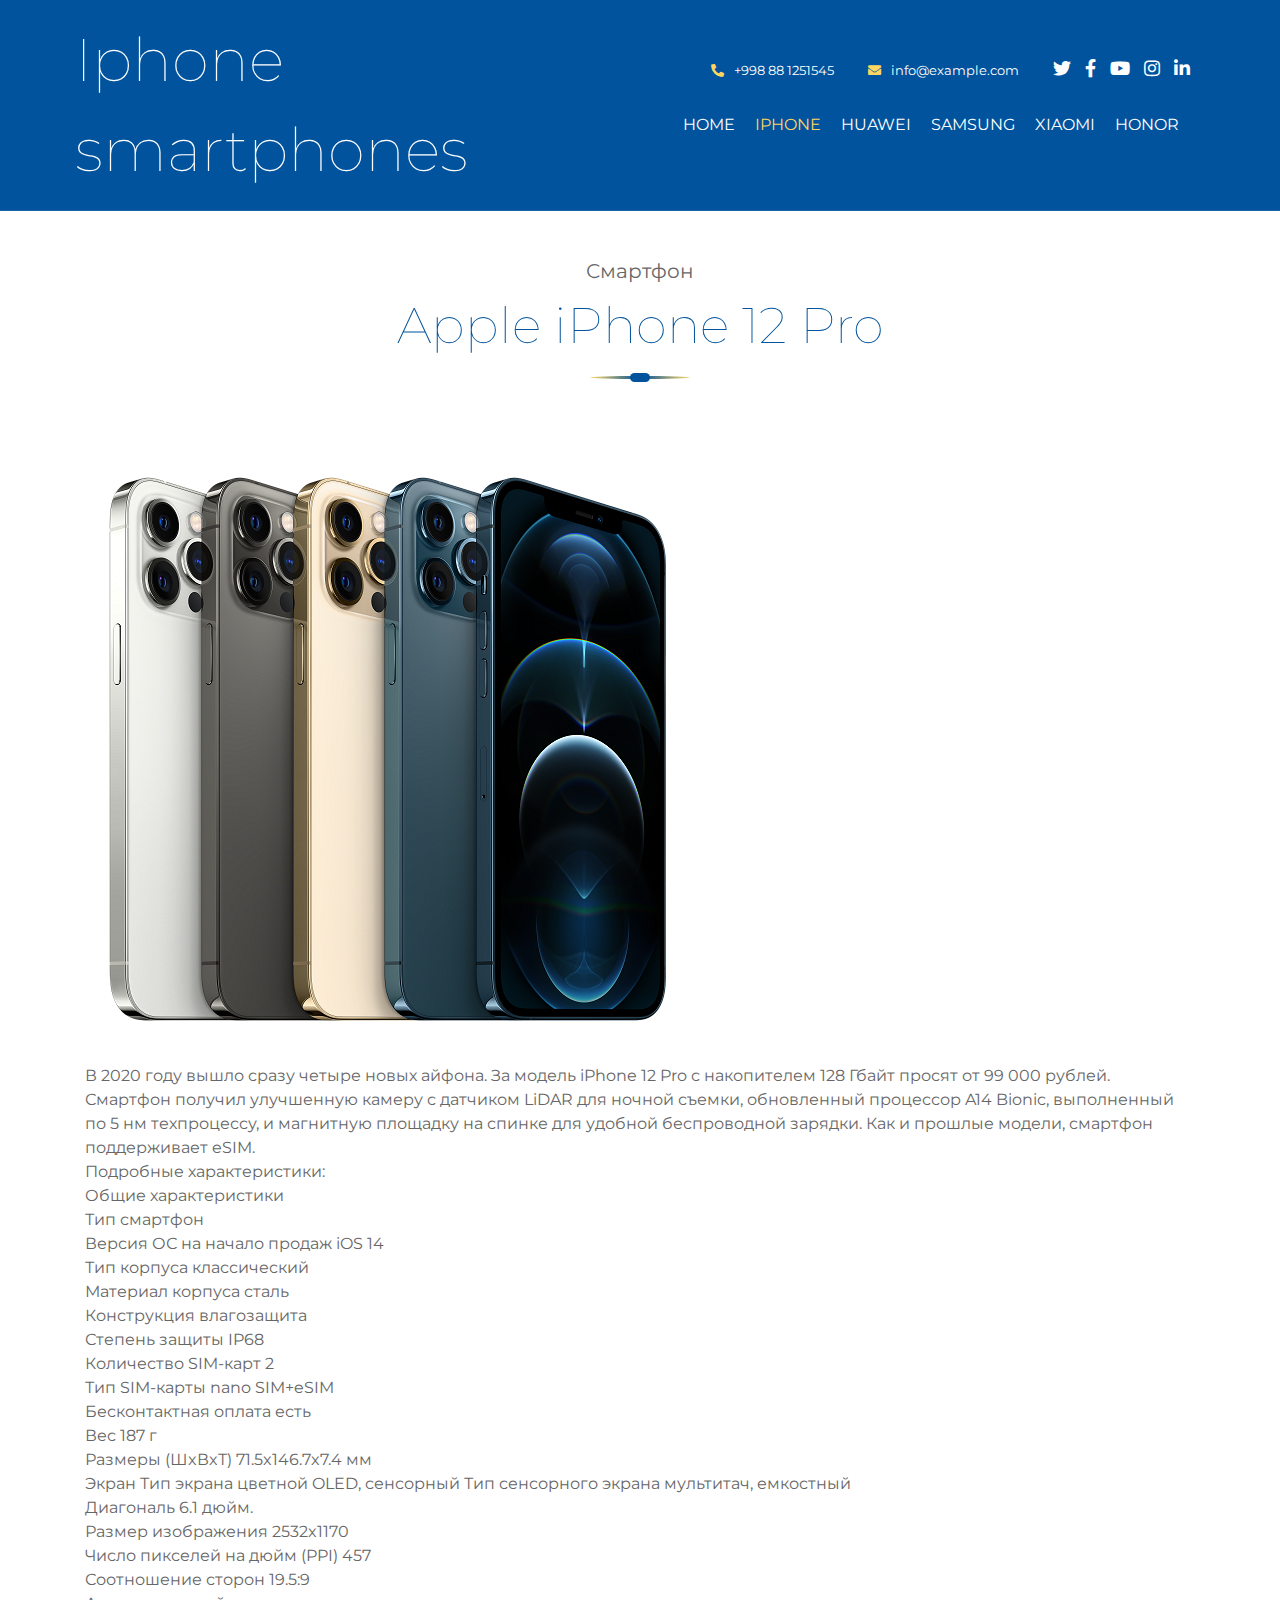
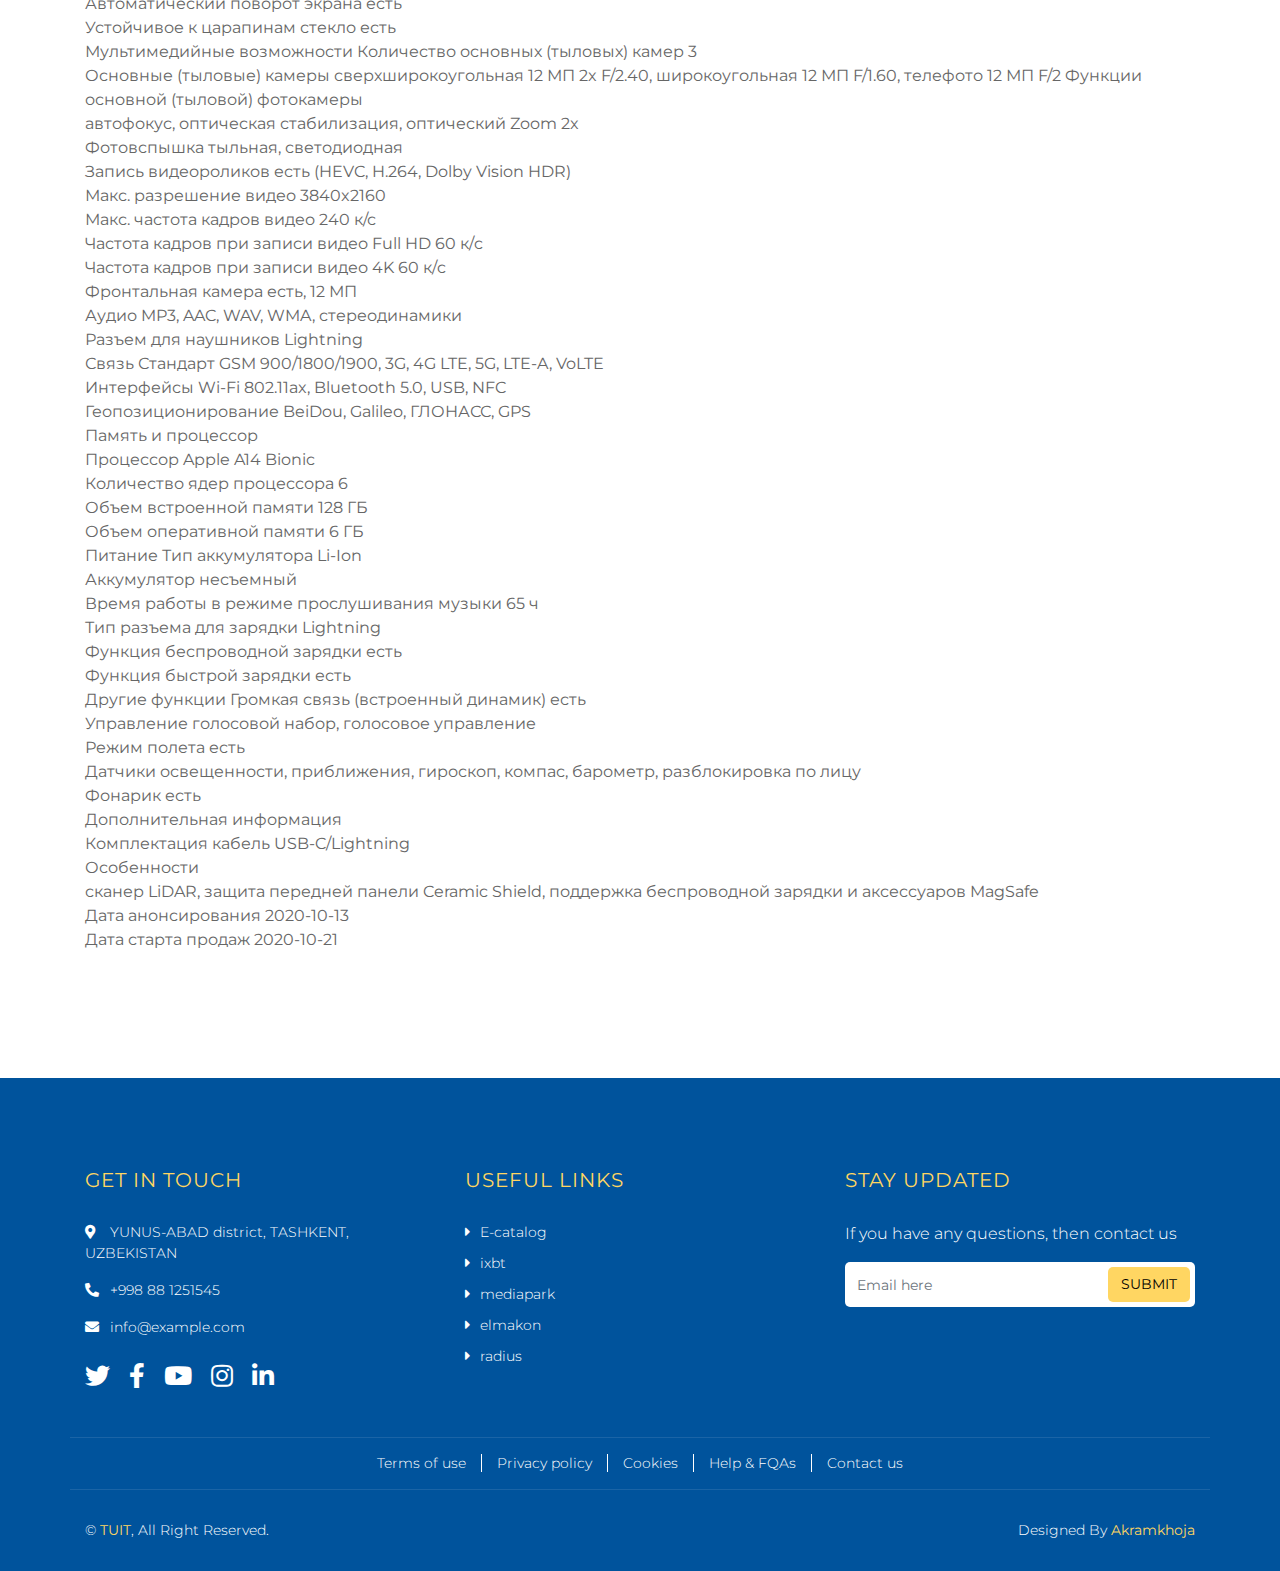
<file: Apple iPhone 12 Pro.html>
<!DOCTYPE html>
<html lang="en">
    <head>
        <meta charset="utf-8">
        <title>Smartphones - Iphone</title>
        <meta content="width=device-width, initial-scale=1.0" name="viewport">
        <meta content="Cleaning Company Website Template" name="keywords">
        <meta content="Cleaning Company Website Template" name="description">

        <!-- Favicon -->
        <link href="img/favicon.ico" rel="icon">

        <!-- Google Font -->
        <link href="https://fonts.googleapis.com/css2?family=Montserrat:wght@100;300;400&display=swap" rel="stylesheet">
        
        <!-- CSS Libraries -->
        <link href="https://stackpath.bootstrapcdn.com/bootstrap/4.4.1/css/bootstrap.min.css" rel="stylesheet">
        <link href="https://cdnjs.cloudflare.com/ajax/libs/font-awesome/5.10.0/css/all.min.css" rel="stylesheet">
        <link href="lib/owlcarousel/assets/owl.carousel.min.css" rel="stylesheet">
        <link href="lib/lightbox/css/lightbox.min.css" rel="stylesheet">

        <!-- Template Stylesheet -->
        <link href="css/style.css" rel="stylesheet">
    </head>

    <body>
        <div class="wrapper">
            <!-- Header Start -->
            <div class="header">
                <div class="container-fluid">
                    <div class="header-top row align-items-center">
                        <div class="col-lg-3">
                            <div class="brand">
                                <a href="index.html">
                                    Iphone smartphones
                                    <!-- <img src="img/logo.png" alt="Logo"> -->
                                </a>
                            </div>
                        </div>
                        <div class="col-lg-9">
                            <div class="topbar">
                                <div class="topbar-col">
                                    <a href="tel:+998 88 1251545"><i class="fa fa-phone-alt"></i>+998 88 1251545</a>
                                </div>
                                <div class="topbar-col">
                                    <a href="mailto:info@example.com"><i class="fa fa-envelope"></i>info@example.com</a>
                                </div>
                                <div class="topbar-col">
                                    <div class="topbar-social">
                                        <a href=""><i class="fab fa-twitter"></i></a>
                                        <a href=""><i class="fab fa-facebook-f"></i></a>
                                        <a href=""><i class="fab fa-youtube"></i></a>
                                        <a href=""><i class="fab fa-instagram"></i></a>
                                        <a href=""><i class="fab fa-linkedin-in"></i></a>
                                    </div>
                                </div>
                            </div>
                            <div class="navbar navbar-expand-lg bg-light navbar-light">
                                <a href="#" class="navbar-brand">MENU</a>
                                <button type="button" class="navbar-toggler" data-toggle="collapse" data-target="#navbarCollapse">
                                    <span class="navbar-toggler-icon"></span>
                                </button>

                                <div class="collapse navbar-collapse justify-content-between" id="navbarCollapse">
                                    <div class="navbar-nav ml-auto">
                                        <a href="index.html" class="nav-item nav-link">HOME</a>
                                        <a href="Apple iPhone 12 Pro.html" class="nav-item nav-link active">IPHONE</a>
                                        <a href="HUAWEI Mate 40 Pro.html" class="nav-item nav-link">HUAWEI</a>
                                        <a href="Samsung Galaxy S20 Ultra.html" class="nav-item nav-link">SAMSUNG</a>
                                        <a href="Poco X3 NFC.html" class="nav-item nav-link">XIAOMI</a>
                                        <a href="HONOR 10X Lite.html" class="nav-item nav-link">HONOR</a>
                                        
                                        <!-- <a href="contact.html" class="nav-item nav-link">Phones</a> -->
                                        
                                    </div>
                                        
                                    </div>
                                </div>
                            </div>
                        </div>
                    </div>
                </div>
            </div>
            <!-- Header End -->
        
            <!-- Single Page Start -->
            <div class="single">
                <div class="container">
                    <div class="section-header">
                        <p>Смартфон</p>
                        <h2>Apple iPhone 12 Pro</h2>
                    </div>
                    <div class="row">
                        <div class="col-12">
                            <img class="img-fluid rounded" src="img/Apple iPhone 12 Pro.png" alt="Image">
                            <p>
                                В 2020 году вышло сразу четыре новых айфона. За модель iPhone 12 Pro с накопителем 128 Гбайт просят от 99 000 рублей. Смартфон получил улучшенную камеру с датчиком LiDAR для ночной съемки, обновленный процессор A14 Bionic, выполненный по 5 нм техпроцессу, и магнитную площадку на спинке для удобной беспроводной зарядки. Как и прошлые модели, смартфон поддерживает eSIM.<br>
                                Подробные характеристики:<br>
Общие характеристики<br>
Тип
смартфон<br>
Версия ОС на начало продаж
iOS 14<br>
Тип корпуса
классический<br>
Материал корпуса
сталь<br>
Конструкция
влагозащита<br>
Степень защиты
IP68<br>
Количество SIM-карт
2<br>
Тип SIM-карты
nano SIM+eSIM<br>
Бесконтактная оплата
есть<br>
Вес
187 г<br>
Размеры (ШxВxТ)
71.5x146.7x7.4 мм<br>
Экран
Тип экрана
цветной OLED, сенсорный
Тип сенсорного экрана
мультитач, емкостный<br>
Диагональ
6.1 дюйм.<br>
Размер изображения
2532x1170<br>
Число пикселей на дюйм (PPI)
457<br>
Соотношение сторон
19.5:9<br>
Автоматический поворот экрана
есть<br>
Устойчивое к царапинам стекло
есть<br>
Мультимедийные возможности
Количество основных (тыловых) камер
3<br>
Основные (тыловые) камеры
сверхширокоугольная 12 МП 2x F/2.40, широкоугольная 12 МП F/1.60, телефото 12 МП F/2
Функции основной (тыловой) фотокамеры<br>
автофокус, оптическая стабилизация, оптический Zoom 2x<br>
Фотовспышка
тыльная, светодиодная<br>
Запись видеороликов
есть (HEVC, H.264, Dolby Vision HDR)<br>
Макс. разрешение видео
3840x2160<br>
Макс. частота кадров видео
240 к/с<br>
Частота кадров при записи видео Full HD
60 к/c<br>
Частота кадров при записи видео 4K
60 к/c<br>
Фронтальная камера
есть, 12 МП<br>
Аудио
MP3, AAC, WAV, WMA, стереодинамики<br>
Разъем для наушников
Lightning<br>
Связь
Стандарт
GSM 900/1800/1900, 3G, 4G LTE, 5G, LTE-A, VoLTE<br>
Интерфейсы
Wi-Fi 802.11ax, Bluetooth 5.0, USB, NFC<br>
Геопозиционирование
BeiDou, Galileo, ГЛОНАСС, GPS<br>
Память и процессор<br>
Процессор
Apple A14 Bionic<br>
Количество ядер процессора
6<br>
Объем встроенной памяти
128 ГБ<br>
Объем оперативной памяти
6 ГБ<br>
Питание
Тип аккумулятора
Li-Ion<br>
Аккумулятор
несъемный<br>
Время работы в режиме прослушивания музыки
65 ч<br>
Тип разъема для зарядки
Lightning<br>
Функция беспроводной зарядки
есть<br>
Функция быстрой зарядки
есть<br>
Другие функции
Громкая связь (встроенный динамик)
есть<br>
Управление
голосовой набор, голосовое управление<br>
Режим полета
есть<br>
Датчики
освещенности, приближения, гироскоп, компас, барометр, разблокировка по лицу<br>
Фонарик
есть<br>
Дополнительная информация<br>
Комплектация
кабель USB‑C/Lightning<br>
Особенности<br>
сканер LiDAR, защита передней панели Ceramic Shield, поддержка беспроводной зарядки и аксессуаров MagSafe<br>
Дата анонсирования
2020-10-13<br>
Дата старта продаж
2020-10-21<br>

                            </p>
                        </div>
                    </div>
                </div>
            </div>
            <!-- Single Page End -->


            <!-- Footer Start -->
            <div class="footer">
                <div class="container">
                    <div class="row">
                        <div class="col-md-6 col-lg-4">
                            <div class="footer-contact">
                                <h2>Get In Touch</h2>
                                <p><i class="fa fa-map-marker-alt"></i>YUNUS-ABAD district, TASHKENT, UZBEKISTAN</p>
                                <p><i class="fa fa-phone-alt"></i>+998 88 1251545</p>
                                <p><i class="fa fa-envelope"></i>info@example.com</p>
                                <div class="footer-social">
                                    <a href=""><i class="fab fa-twitter"></i></a>
                                    <a href=""><i class="fab fa-facebook-f"></i></a>
                                    <a href=""><i class="fab fa-youtube"></i></a>
                                    <a href=""><i class="fab fa-instagram"></i></a>
                                    <a href=""><i class="fab fa-linkedin-in"></i></a>
                                </div>
                            </div>
                        </div>
                        <div class="col-md-6 col-lg-4">
                            <div class="footer-link">
                                <h2>Useful Links</h2>
                                <a href="https://e-catalog.ru">E-catalog</a>
                                <a href="https://ixbt.com">ixbt</a>
                                <a href="https://mediapark.uz">mediapark</a>
                                <a href="https://elmakon.uz">elmakon</a>
                                <a href="https://radius.uz">radius</a>
                            </div>
                        </div>
                        <div class="col-md-6 col-lg-4">
                            <div class="footer-form">
                                <h2>Stay Updated</h2>
                                <p>
                                    If you have any questions, then contact us
                                </p>
                                <input class="form-control" placeholder="Email here">
                                <button class="btn">Submit</button>
                            </div>
                        </div>
                    </div>
                </div>
                <div class="container footer-menu">
                    <div class="f-menu">
                        <a href="">Terms of use</a>
                        <a href="">Privacy policy</a>
                        <a href="">Cookies</a>
                        <a href="">Help & FQAs</a>
                        <a href="">Contact us</a>
                    </div>
                </div>
                <div class="container copyright">
                    <div class="row">
                        <div class="col-md-6">
                            <p>&copy; <a href="https://tuit.uz">TUIT</a>, All Right Reserved.</p>
                        </div>
                        <div class="col-md-6">
                            <p>Designed By <a href="#">Akramkhoja</a></p>
                        </div>
                    </div>
                </div>
            </div>
            <!-- Footer End -->
            
            <a href="#" class="back-to-top"><i class="fa fa-chevron-up"></i></a>
        </div>

        <!-- JavaScript Libraries -->
        <script src="https://code.jquery.com/jquery-3.4.1.min.js"></script>
        <script src="https://stackpath.bootstrapcdn.com/bootstrap/4.4.1/js/bootstrap.bundle.min.js"></script>
        <script src="lib/easing/easing.min.js"></script>
        <script src="lib/owlcarousel/owl.carousel.min.js"></script>
        <script src="lib/isotope/isotope.pkgd.min.js"></script>
        <script src="lib/lightbox/js/lightbox.min.js"></script>

        <!-- Template Javascript -->
        <script src="js/main.js"></script>
    </body>
</html>
</file>
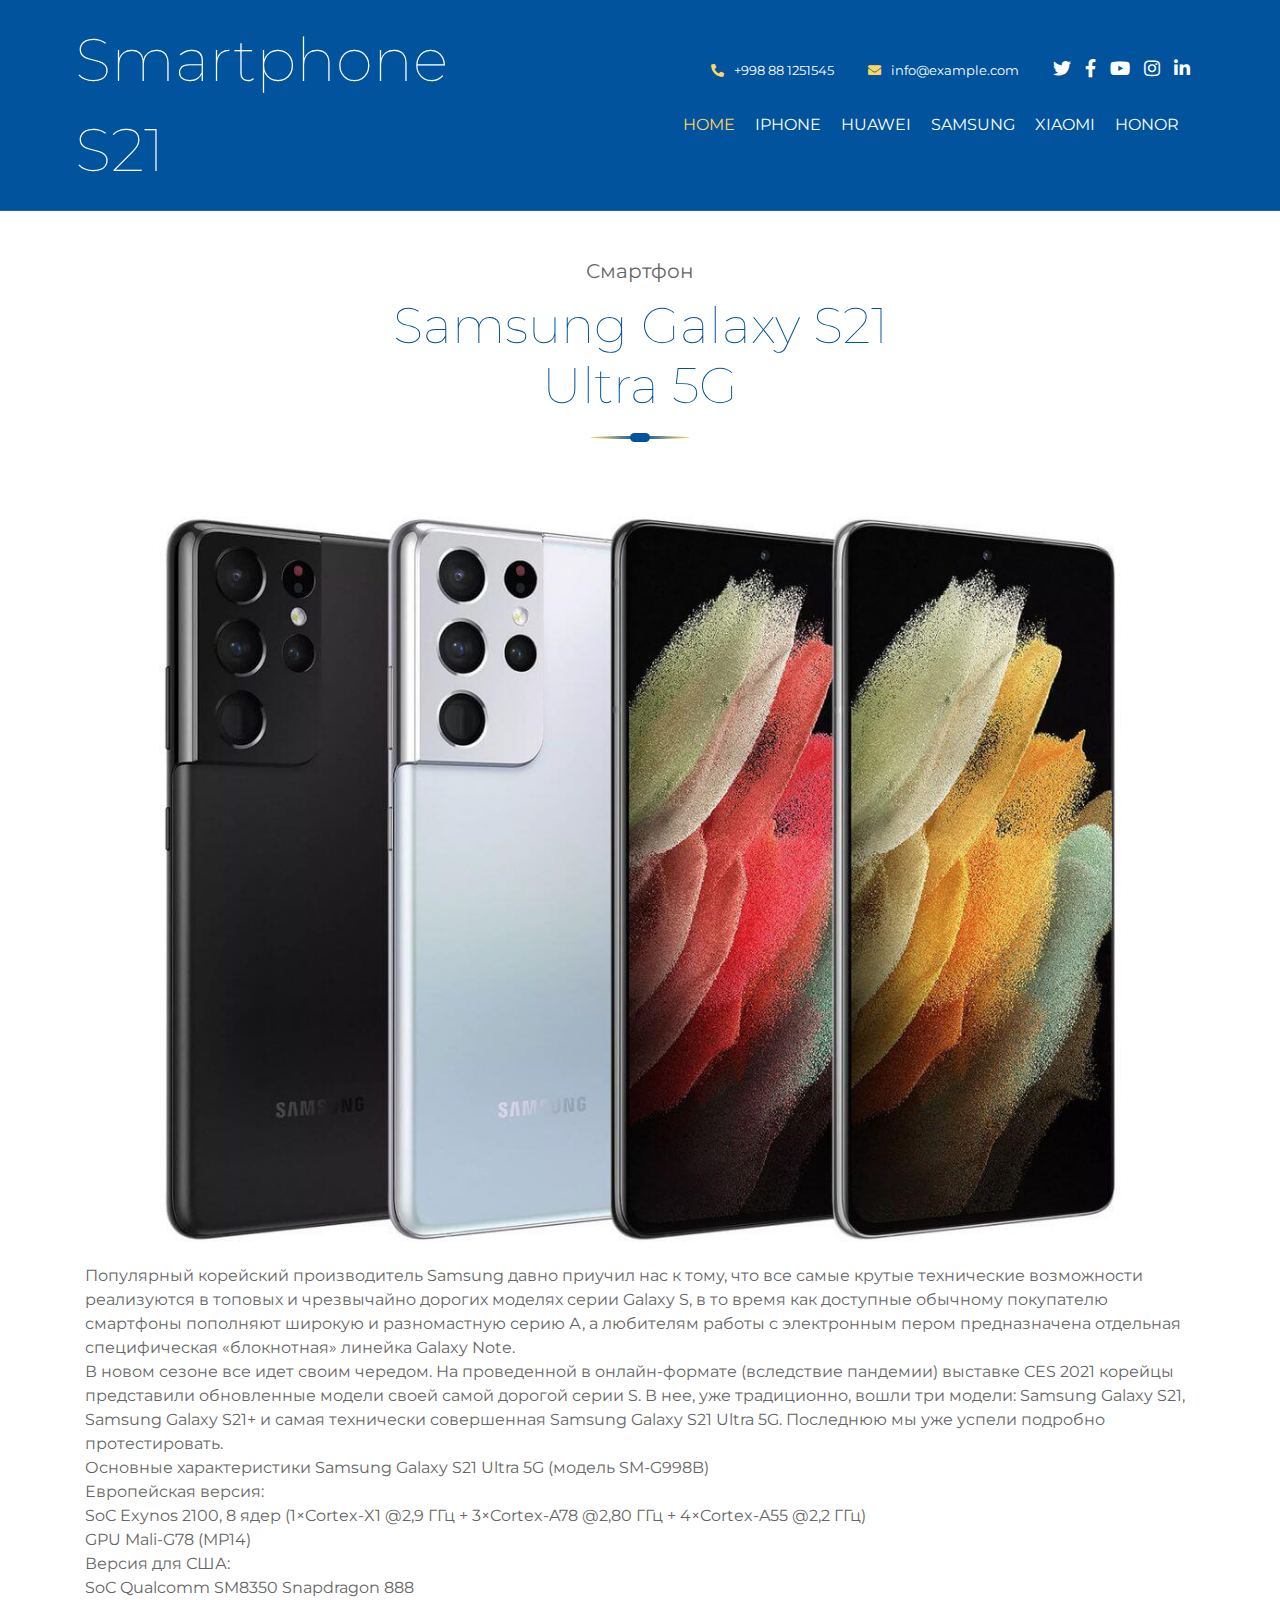
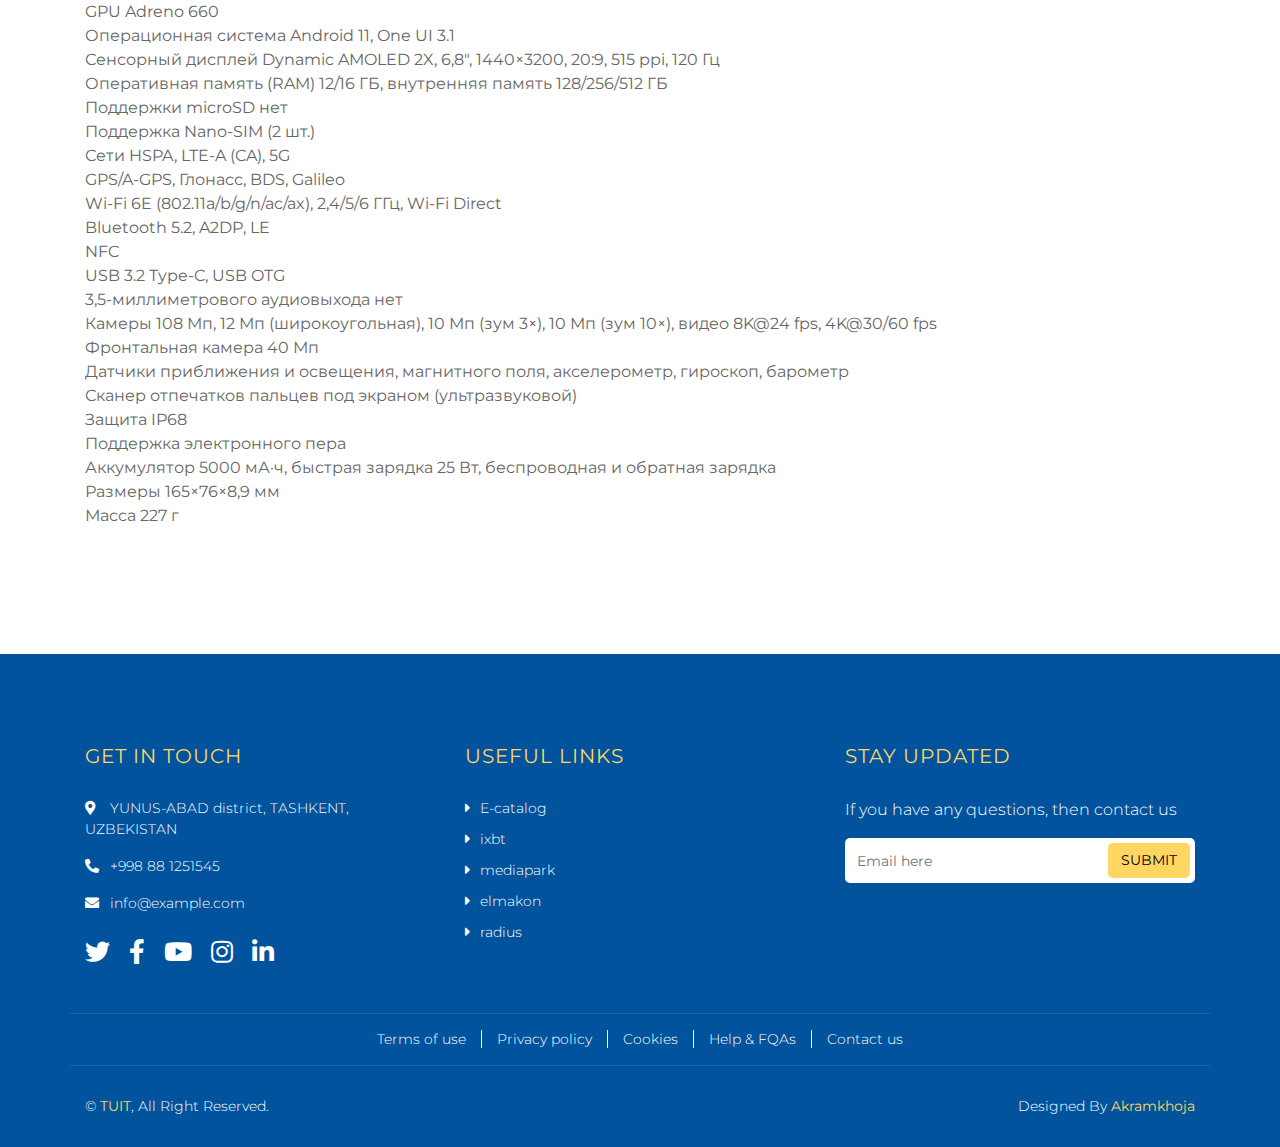
<file: galaxy s21.html>
<!DOCTYPE html>
<html lang="en">
    <head>
        <meta charset="utf-8">
        <title>Smartphone</title>
        <meta content="width=device-width, initial-scale=1.0" name="viewport">
        <meta content="Cleaning Company Website Template" name="keywords">
        <meta content="Cleaning Company Website Template" name="description">

        <!-- Favicon -->
        <link href="img/favicon.ico" rel="icon">

        <!-- Google Font -->
        <link href="https://fonts.googleapis.com/css2?family=Montserrat:wght@100;300;400&display=swap" rel="stylesheet">
        
        <!-- CSS Libraries -->
        <link href="https://stackpath.bootstrapcdn.com/bootstrap/4.4.1/css/bootstrap.min.css" rel="stylesheet">
        <link href="https://cdnjs.cloudflare.com/ajax/libs/font-awesome/5.10.0/css/all.min.css" rel="stylesheet">
        <link href="lib/owlcarousel/assets/owl.carousel.min.css" rel="stylesheet">
        <link href="lib/lightbox/css/lightbox.min.css" rel="stylesheet">

        <!-- Template Stylesheet -->
        <link href="css/style.css" rel="stylesheet">
    </head>

    <body>
        <div class="wrapper">
            <!-- Header Start -->
            <div class="header">
                <div class="container-fluid">
                    <div class="header-top row align-items-center">
                        <div class="col-lg-3">
                            <div class="brand">
                                <a href="index.html">
                                    Smartphone S21
                                    <!-- <img src="img/logo.png" alt="Logo"> -->
                                </a>
                            </div>
                        </div>
                        <div class="col-lg-9">
                            <div class="topbar">
                                <div class="topbar-col">
                                    <a href="tel:+012 345 67890"><i class="fa fa-phone-alt"></i>+998 88 1251545</a>
                                </div>
                                <div class="topbar-col">
                                    <a href="mailto:info@example.com"><i class="fa fa-envelope"></i>info@example.com</a>
                                </div>
                                <div class="topbar-col">
                                    <div class="topbar-social">
                                        <a href=""><i class="fab fa-twitter"></i></a>
                                        <a href=""><i class="fab fa-facebook-f"></i></a>
                                        <a href=""><i class="fab fa-youtube"></i></a>
                                        <a href=""><i class="fab fa-instagram"></i></a>
                                        <a href=""><i class="fab fa-linkedin-in"></i></a>
                                    </div>
                                </div>
                            </div>
                            <div class="navbar navbar-expand-lg bg-light navbar-light">
                                <a href="#" class="navbar-brand">MENU</a>
                                <button type="button" class="navbar-toggler" data-toggle="collapse" data-target="#navbarCollapse">
                                    <span class="navbar-toggler-icon"></span>
                                </button>

                                <div class="collapse navbar-collapse justify-content-between" id="navbarCollapse">
                                    <div class="navbar-nav ml-auto">
                                        <a href="index.html" class="nav-item nav-link active">HOME</a>
                                        <a href="Apple iPhone 12 Pro.html" class="nav-item nav-link">IPHONE</a>
                                        <a href="HUAWEI Mate 40 Pro.html" class="nav-item nav-link">HUAWEI</a>
                                        <a href="Samsung Galaxy S20 Ultra.html" class="nav-item nav-link">SAMSUNG</a>
                                        <a href="Poco X3 NFC.html" class="nav-item nav-link">XIAOMI</a>
                                        <a href="HONOR 10X Lite.html" class="nav-item nav-link">HONOR</a>
                                        
                                        <!-- <a href="contact.html" class="nav-item nav-link">Phones</a> -->
                                        
                                    </div>
                                </div>
                            </div>
                        </div>
                    </div>
                </div>
            </div>
            <!-- Header End -->
            
            <!-- Single Page Start -->
            <div class="single">
                <div class="container">
                    <div class="section-header">
                        <p>Смартфон</p>
                        <h2>Samsung Galaxy S21 Ultra 5G</h2>
                    </div>
                    <div class="row">
                        <div class="col-12">
                            <img class="img-fluid rounded" src="img/galaxy_s21-1.jpg" alt="Image">
                            <p>
                                Популярный корейский производитель Samsung давно приучил нас к тому, что все самые крутые технические возможности реализуются в топовых и чрезвычайно дорогих моделях серии Galaxy S, в то время как доступные обычному покупателю смартфоны пополняют широкую и разномастную серию А, а любителям работы с электронным пером предназначена отдельная специфическая «блокнотная» линейка Galaxy Note.<br>
                                В новом сезоне все идет своим чередом. На проведенной в онлайн-формате (вследствие пандемии) выставке CES 2021 корейцы представили обновленные модели своей самой дорогой серии S. В нее, уже традиционно, вошли три модели: Samsung Galaxy S21, Samsung Galaxy S21+ и самая технически совершенная Samsung Galaxy S21 Ultra 5G. Последнюю мы уже успели подробно протестировать.<br>
                                Основные характеристики Samsung Galaxy S21 Ultra 5G (модель SM-G998B)<br>
Европейская версия:<br>
SoC Exynos 2100, 8 ядер (1×Cortex-X1 @2,9 ГГц + 3×Cortex-A78 @2,80 ГГц + 4×Cortex-A55 @2,2 ГГц)<br>
GPU Mali-G78 (MP14)<br>
Версия для США:<br>
SoC Qualcomm SM8350 Snapdragon 888<br>
GPU Adreno 660<br>
Операционная система Android 11, One UI 3.1<br>
Сенсорный дисплей Dynamic AMOLED 2X, 6,8″, 1440×3200, 20:9, 515 ppi, 120 Гц<br>
Оперативная память (RAM) 12/16 ГБ, внутренняя память 128/256/512 ГБ<br>
Поддержки microSD нет<br>
Поддержка Nano-SIM (2 шт.)<br>
Сети HSPA, LTE-A (CA), 5G<br>
GPS/A-GPS, Глонасс, BDS, Galileo<br>
Wi-Fi 6E (802.11a/b/g/n/ac/ax), 2,4/5/6 ГГц, Wi-Fi Direct<br>
Bluetooth 5.2, A2DP, LE<br>
NFC<br>
USB 3.2 Type-C, USB OTG<br>
3,5-миллиметрового аудиовыхода нет<br>
Камеры 108 Мп, 12 Мп (широкоугольная), 10 Мп (зум 3×), 10 Мп (зум 10×), видео 8K@24 fps, 4K@30/60 fps<br>
Фронтальная камера 40 Мп<br>
Датчики приближения и освещения, магнитного поля, акселерометр, гироскоп, барометр<br>
Сканер отпечатков пальцев под экраном (ультразвуковой)<br>
Защита IP68<br>
Поддержка электронного пера<br>
Аккумулятор 5000 мА·ч, быстрая зарядка 25 Вт, беспроводная и обратная зарядка<br>
Размеры 165×76×8,9 мм<br>
Масса 227 г
                            </p>
                        </div>
                    </div>
                </div>
            </div>
            <!-- Single Page End -->


            <!-- Footer Start -->
            <div class="footer">
                <div class="container">
                    <div class="row">
                        <div class="col-md-6 col-lg-4">
                            <div class="footer-contact">
                                <h2>Get In Touch</h2>
                                <p><i class="fa fa-map-marker-alt"></i>YUNUS-ABAD district, TASHKENT, UZBEKISTAN</p>
                                <p><i class="fa fa-phone-alt"></i>+998 88 1251545</p>
                                <p><i class="fa fa-envelope"></i>info@example.com</p>
                                <div class="footer-social">
                                    <a href=""><i class="fab fa-twitter"></i></a>
                                    <a href=""><i class="fab fa-facebook-f"></i></a>
                                    <a href=""><i class="fab fa-youtube"></i></a>
                                    <a href=""><i class="fab fa-instagram"></i></a>
                                    <a href=""><i class="fab fa-linkedin-in"></i></a>
                                </div>
                            </div>
                        </div>
                        <div class="col-md-6 col-lg-4">
                            <div class="footer-link">
                                <h2>Useful Links</h2>
                                <a href="https://e-catalog.ru">E-catalog</a>
                                <a href="https://ixbt.com">ixbt</a>
                                <a href="https://mediapark.uz">mediapark</a>
                                <a href="https://elmakon.uz">elmakon</a>
                                <a href="https://radius.uz">radius</a>
                            </div>
                        </div>
                        <div class="col-md-6 col-lg-4">
                            <div class="footer-form">
                                <h2>Stay Updated</h2>
                                <p>
                                    If you have any questions, then contact us
                                </p>
                                <input class="form-control" placeholder="Email here">
                                <button class="btn">Submit</button>
                            </div>
                        </div>
                    </div>
                </div>
                <div class="container footer-menu">
                    <div class="f-menu">
                        <a href="">Terms of use</a>
                        <a href="">Privacy policy</a>
                        <a href="">Cookies</a>
                        <a href="">Help & FQAs</a>
                        <a href="">Contact us</a>
                    </div>
                </div>
                <div class="container copyright">
                    <div class="row">
                        <div class="col-md-6">
                            <p>&copy; <a href="https://tuit.uz">TUIT</a>, All Right Reserved.</p>
                        </div>
                        <div class="col-md-6">
                            <p>Designed By <a href="#">Akramkhoja</a></p>
                        </div>
                    </div>
                </div>
            </div>
            <!-- Footer End -->
            
            <a href="#" class="back-to-top"><i class="fa fa-chevron-up"></i></a>
        </div>

        <!-- JavaScript Libraries -->
        <script src="https://code.jquery.com/jquery-3.4.1.min.js"></script>
        <script src="https://stackpath.bootstrapcdn.com/bootstrap/4.4.1/js/bootstrap.bundle.min.js"></script>
        <script src="lib/easing/easing.min.js"></script>
        <script src="lib/owlcarousel/owl.carousel.min.js"></script>
        <script src="lib/isotope/isotope.pkgd.min.js"></script>
        <script src="lib/lightbox/js/lightbox.min.js"></script>

        <!-- Template Javascript -->
        <script src="js/main.js"></script>
    </body>
</html>
</file>
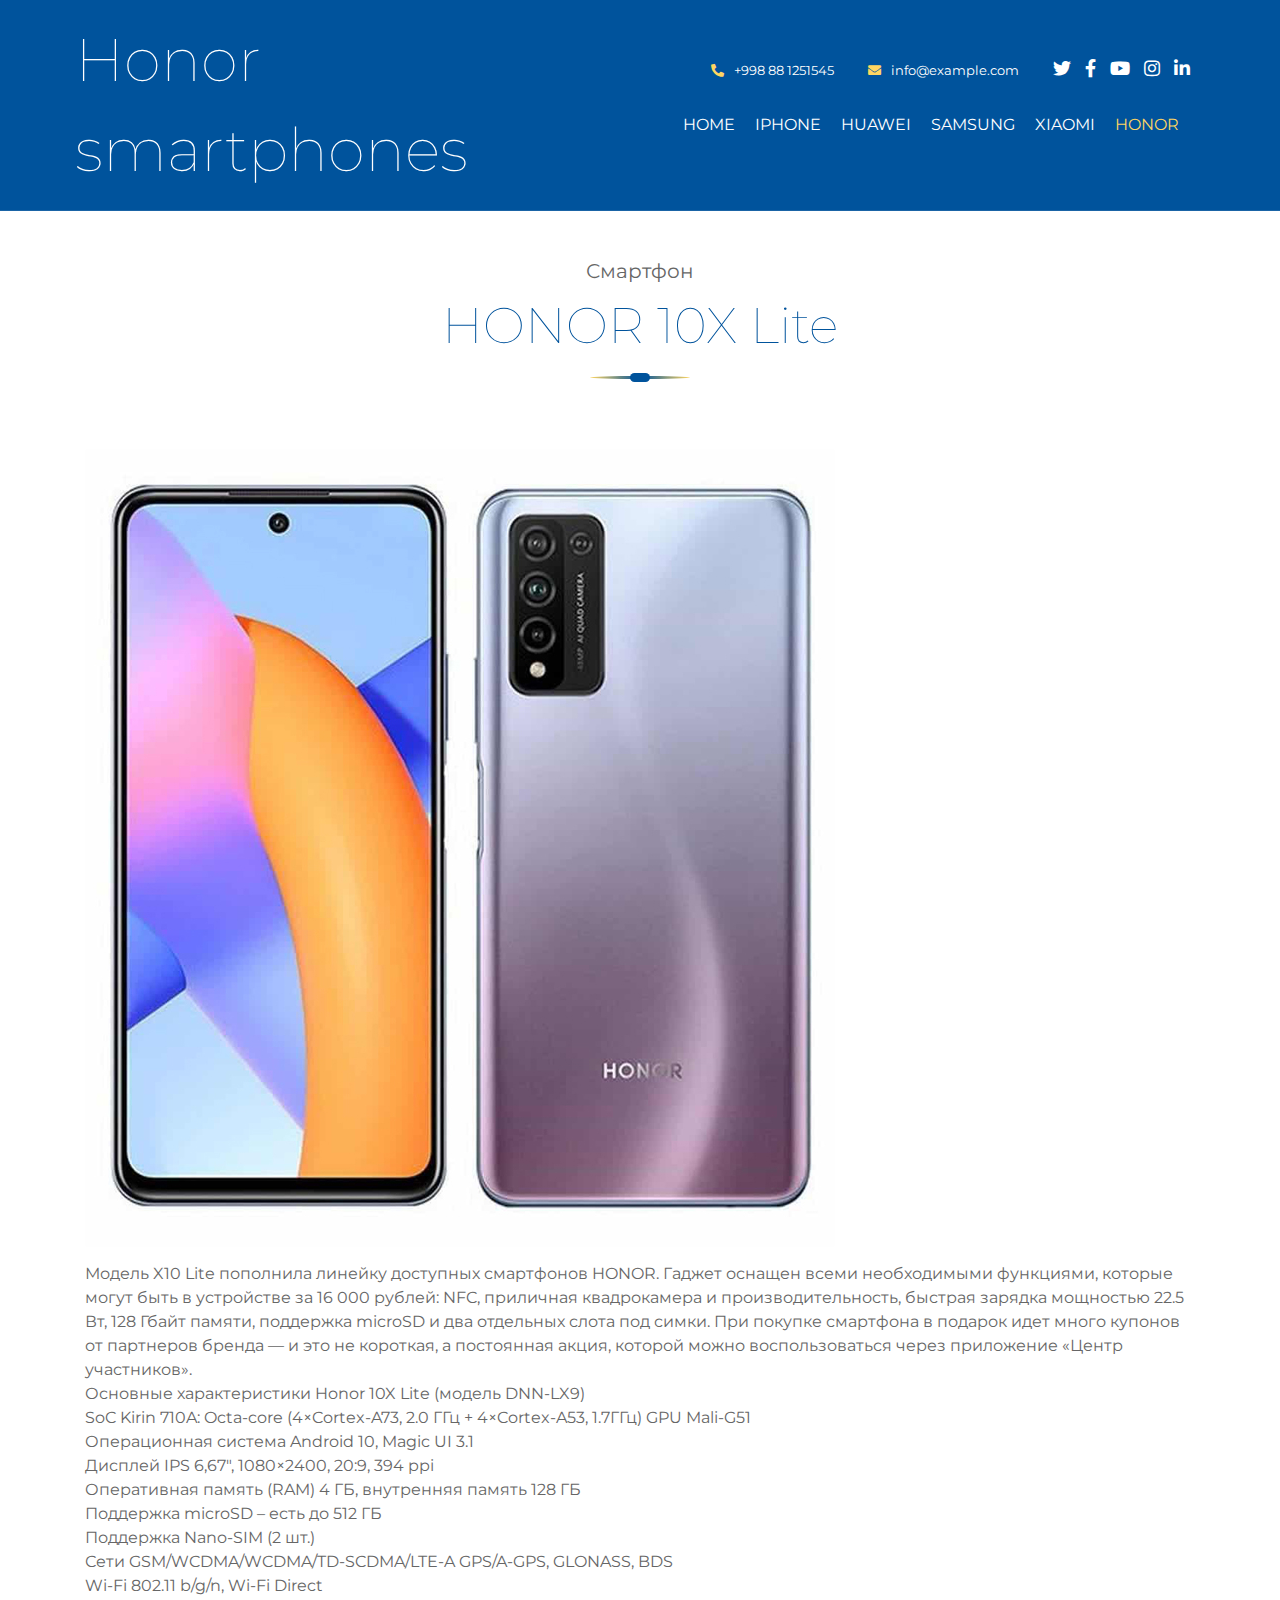
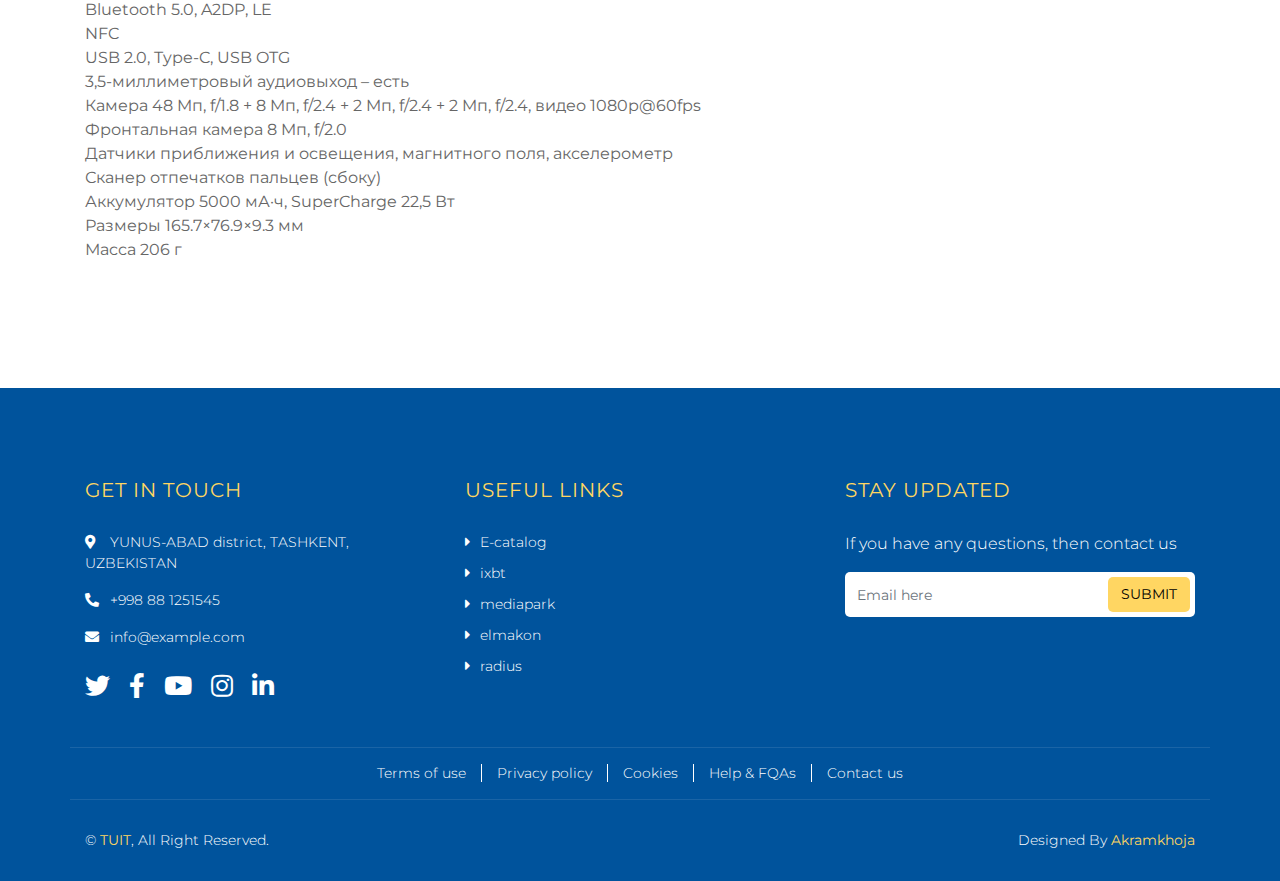
<file: HONOR 10X Lite.html>
<!DOCTYPE html>
<html lang="en">
    <head>
        <meta charset="utf-8">
        <title>Smartphones - Honor</title>
        <meta content="width=device-width, initial-scale=1.0" name="viewport">
        <meta content="Cleaning Company Website Template" name="keywords">
        <meta content="Cleaning Company Website Template" name="description">

        <!-- Favicon -->
        <link href="img/favicon.ico" rel="icon">

        <!-- Google Font -->
        <link href="https://fonts.googleapis.com/css2?family=Montserrat:wght@100;300;400&display=swap" rel="stylesheet">
        
        <!-- CSS Libraries -->
        <link href="https://stackpath.bootstrapcdn.com/bootstrap/4.4.1/css/bootstrap.min.css" rel="stylesheet">
        <link href="https://cdnjs.cloudflare.com/ajax/libs/font-awesome/5.10.0/css/all.min.css" rel="stylesheet">
        <link href="lib/owlcarousel/assets/owl.carousel.min.css" rel="stylesheet">
        <link href="lib/lightbox/css/lightbox.min.css" rel="stylesheet">

        <!-- Template Stylesheet -->
        <link href="css/style.css" rel="stylesheet">
    </head>

    <body>
        <div class="wrapper">
            <!-- Header Start -->
            <div class="header">
                <div class="container-fluid">
                    <div class="header-top row align-items-center">
                        <div class="col-lg-3">
                            <div class="brand">
                                <a href="index.html">
                                    Honor smartphones
                                    <!-- <img src="img/logo.png" alt="Logo"> -->
                                </a>
                            </div>
                        </div>
                        <div class="col-lg-9">
                            <div class="topbar">
                                <div class="topbar-col">
                                    <a href="tel:+012 345 67890"><i class="fa fa-phone-alt"></i>+998 88 1251545</a>
                                </div>
                                <div class="topbar-col">
                                    <a href="mailto:info@example.com"><i class="fa fa-envelope"></i>info@example.com</a>
                                </div>
                                <div class="topbar-col">
                                    <div class="topbar-social">
                                        <a href=""><i class="fab fa-twitter"></i></a>
                                        <a href=""><i class="fab fa-facebook-f"></i></a>
                                        <a href=""><i class="fab fa-youtube"></i></a>
                                        <a href=""><i class="fab fa-instagram"></i></a>
                                        <a href=""><i class="fab fa-linkedin-in"></i></a>
                                    </div>
                                </div>
                            </div>
                            <div class="navbar navbar-expand-lg bg-light navbar-light">
                                <a href="#" class="navbar-brand">MENU</a>
                                <button type="button" class="navbar-toggler" data-toggle="collapse" data-target="#navbarCollapse">
                                    <span class="navbar-toggler-icon"></span>
                                </button>

                                <div class="collapse navbar-collapse justify-content-between" id="navbarCollapse">
                                    <div class="navbar-nav ml-auto">
                                        <a href="index.html" class="nav-item nav-link">HOME</a>
                                        <a href="Apple iPhone 12 Pro.html" class="nav-item nav-link">IPHONE</a>
                                        <a href="HUAWEI Mate 40 Pro.html" class="nav-item nav-link">HUAWEI</a>
                                        <a href="Samsung Galaxy S20 Ultra.html" class="nav-item nav-link">SAMSUNG</a>
                                        <a href="Poco X3 NFC.html" class="nav-item nav-link">XIAOMI</a>
                                        <a href="HONOR 10X Lite.html" class="nav-item nav-link active">HONOR</a>
                                        
                                        <!-- <a href="contact.html" class="nav-item nav-link">Phones</a> -->
                                        
                                    </div>
                                        
                                    </div>
                                </div>
                            </div>
                        </div>
                    </div>
                </div>
            </div>
            <!-- Header End -->
            
            
            <!-- Page Header Start -->
            <!-- <div class="page-header">
                <div class="container">
                    <div class="row">
                        <div class="col-12">
                            <h2>Single Page</h2>
                        </div>
                        <div class="col-12">
                            <a href="">Home</a>
                            <a href="">Single Page</a>
                        </div>
                    </div>
                </div>
            </div> -->
            <!-- Page Header End -->


            <!-- Single Page Start -->
            <div class="single">
                <div class="container">
                    <div class="section-header">
                        <p>Смартфон</p>
                        <h2>HONOR 10X Lite</h2>
                    </div>
                    <div class="row">
                        <div class="col-12">
                            <img class="img-fluid rounded" src="img/HONOR 10X Lite.jpg" alt="Image">
                            <p>
                                Модель X10 Lite пополнила линейку доступных смартфонов HONOR. Гаджет оснащен всеми необходимыми функциями, которые могут быть в устройстве за 16 000 рублей: NFC, приличная квадрокамера и производительность, быстрая зарядка мощностью 22.5 Вт, 128 Гбайт памяти, поддержка microSD и два отдельных слота под симки. При покупке смартфона в подарок идет много купонов от партнеров бренда — и это не короткая, а постоянная акция, которой можно воспользоваться через приложение «Центр участников».<br>
                                Основные характеристики Honor 10X Lite (модель DNN-LX9)<br>
SoC Kirin 710A: Octa-core (4×Cortex-A73, 2.0 ГГц + 4×Cortex-A53, 1.7ГГц)
GPU Mali-G51<br>
Операционная система Android 10, Magic UI 3.1<br>
Дисплей IPS 6,67″, 1080×2400, 20:9, 394 ppi<br>
Оперативная память (RAM) 4 ГБ, внутренняя память 128 ГБ<br>
Поддержка microSD – есть до 512 ГБ<br>
Поддержка Nano-SIM (2 шт.)<br>
Сети GSM/WCDMA/WCDMA/TD-SCDMA/LTE-A
GPS/A-GPS, GLONASS, BDS<br>
Wi-Fi 802.11 b/g/n, Wi-Fi Direct<br>
Bluetooth 5.0, A2DP, LE<br>
NFC<br>
USB 2.0, Type-C, USB OTG<br>
3,5-миллиметровый аудиовыход – есть<br>
Камера 48 Mп, f/1.8 + 8 Mп, f/2.4 + 2 Mп, f/2.4 + 2 Mп, f/2.4, видео 1080p@60fps<br>
Фронтальная камера 8 Mп, f/2.0<br>
Датчики приближения и освещения, магнитного поля, акселерометр<br>
Сканер отпечатков пальцев (сбоку)<br>
Аккумулятор 5000 мА·ч, SuperCharge 22,5 Вт<br>
Размеры 165.7×76.9×9.3 мм<br>
Масса 206 г<br>
                            </p>
                        </div>
                    </div>
                </div>
            </div>
            <!-- Single Page End -->


            <!-- Footer Start -->
            <div class="footer">
                <div class="container">
                    <div class="row">
                        <div class="col-md-6 col-lg-4">
                            <div class="footer-contact">
                                <h2>Get In Touch</h2>
                                <p><i class="fa fa-map-marker-alt"></i>YUNUS-ABAD district, TASHKENT, UZBEKISTAN</p>
                                <p><i class="fa fa-phone-alt"></i>+998 88 1251545</p>
                                <p><i class="fa fa-envelope"></i>info@example.com</p>
                                <div class="footer-social">
                                    <a href=""><i class="fab fa-twitter"></i></a>
                                    <a href=""><i class="fab fa-facebook-f"></i></a>
                                    <a href=""><i class="fab fa-youtube"></i></a>
                                    <a href=""><i class="fab fa-instagram"></i></a>
                                    <a href=""><i class="fab fa-linkedin-in"></i></a>
                                </div>
                            </div>
                        </div>
                        <div class="col-md-6 col-lg-4">
                            <div class="footer-link">
                                <h2>Useful Links</h2>
                                <a href="https://e-catalog.ru">E-catalog</a>
                                <a href="https://ixbt.com">ixbt</a>
                                <a href="https://mediapark.uz">mediapark</a>
                                <a href="https://elmakon.uz">elmakon</a>
                                <a href="https://radius.uz">radius</a>
                            </div>
                        </div>
                        <div class="col-md-6 col-lg-4">
                            <div class="footer-form">
                                <h2>Stay Updated</h2>
                                <p>
                                    If you have any questions, then contact us
                                </p>
                                <input class="form-control" placeholder="Email here">
                                <button class="btn">Submit</button>
                            </div>
                        </div>
                    </div>
                </div>
                <div class="container footer-menu">
                    <div class="f-menu">
                        <a href="">Terms of use</a>
                        <a href="">Privacy policy</a>
                        <a href="">Cookies</a>
                        <a href="">Help & FQAs</a>
                        <a href="">Contact us</a>
                    </div>
                </div>
                <div class="container copyright">
                    <div class="row">
                        <div class="col-md-6">
                            <p>&copy; <a href="https://tuit.uz">TUIT</a>, All Right Reserved.</p>
                        </div>
                        <div class="col-md-6">
                            <p>Designed By <a href="#">Akramkhoja</a></p>
                        </div>
                    </div>
                </div>
            </div>
            <!-- Footer End -->
            
            <a href="#" class="back-to-top"><i class="fa fa-chevron-up"></i></a>
        </div>

        <!-- JavaScript Libraries -->
        <script src="https://code.jquery.com/jquery-3.4.1.min.js"></script>
        <script src="https://stackpath.bootstrapcdn.com/bootstrap/4.4.1/js/bootstrap.bundle.min.js"></script>
        <script src="lib/easing/easing.min.js"></script>
        <script src="lib/owlcarousel/owl.carousel.min.js"></script>
        <script src="lib/isotope/isotope.pkgd.min.js"></script>
        <script src="lib/lightbox/js/lightbox.min.js"></script>

        <!-- Template Javascript -->
        <script src="js/main.js"></script>
    </body>
</html>
</file>
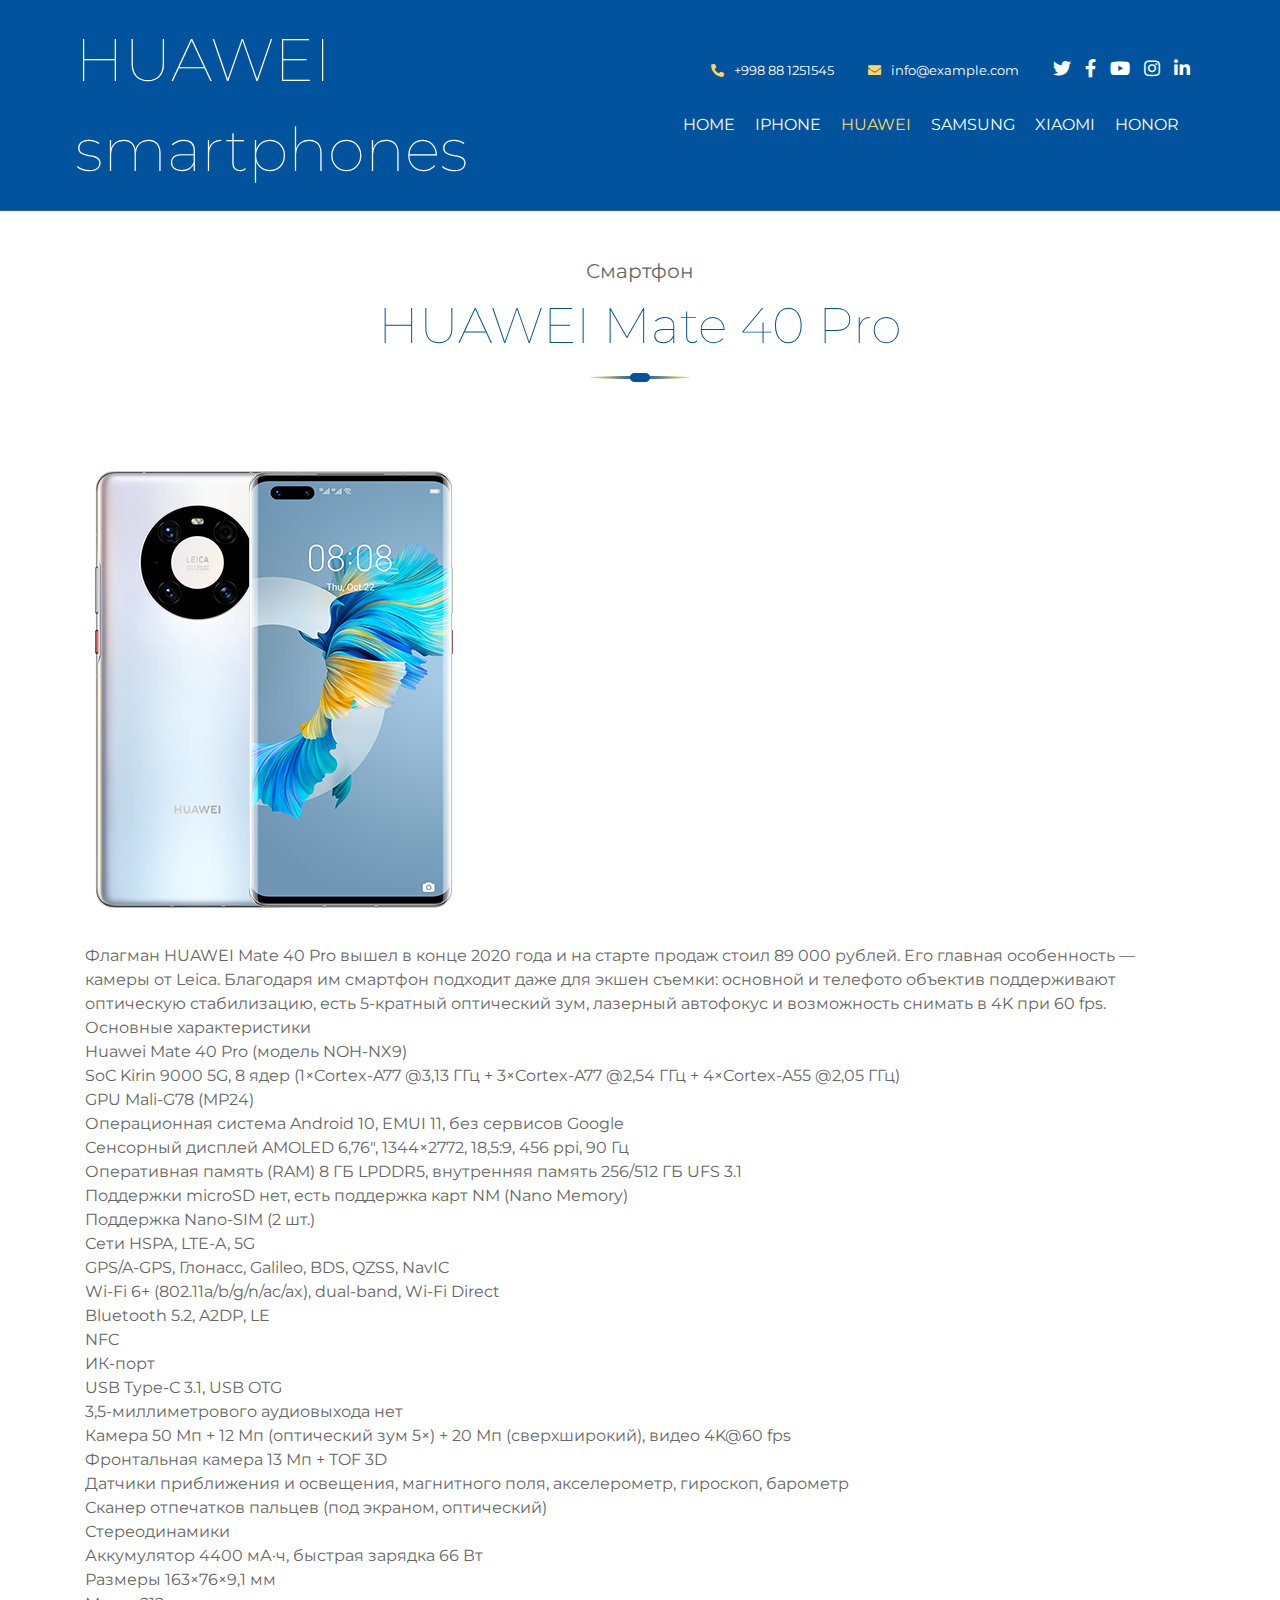
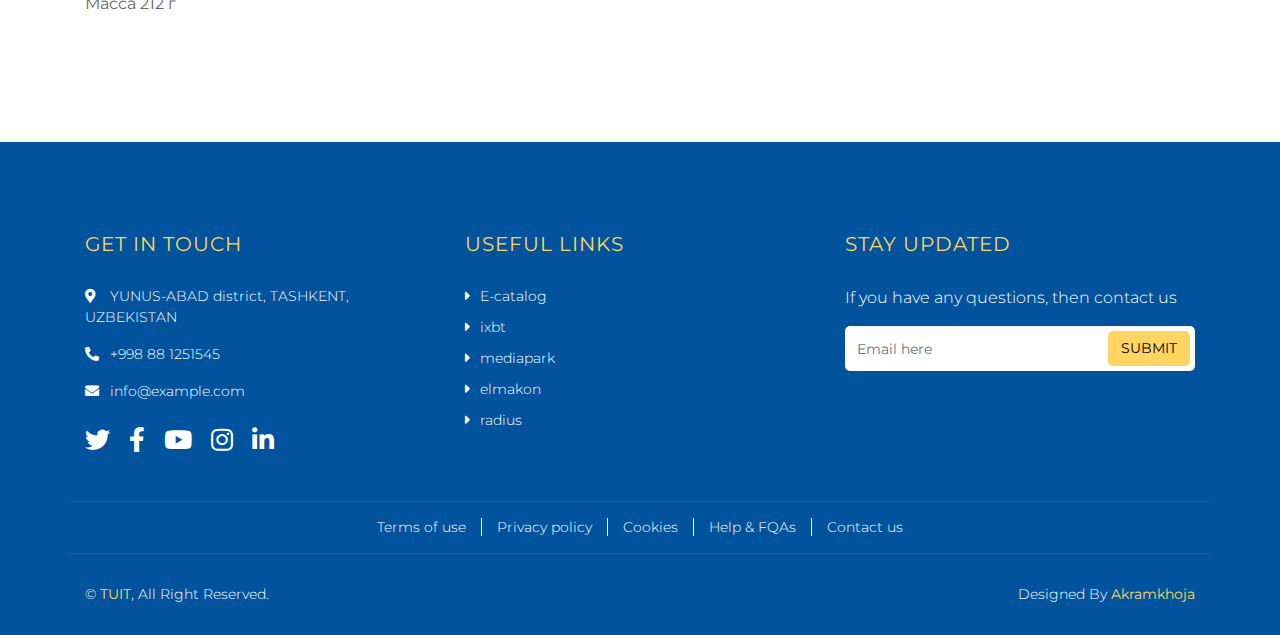
<file: HUAWEI Mate 40 Pro.html>
<!DOCTYPE html>
<html lang="en">
    <head>
        <meta charset="utf-8">
        <title>SMARTPHONES - HUAWEI</title>
        <meta content="width=device-width, initial-scale=1.0" name="viewport">
        <meta content="Cleaning Company Website Template" name="keywords">
        <meta content="Cleaning Company Website Template" name="description">

        <!-- Favicon -->
        <link href="img/favicon.ico" rel="icon">

        <!-- Google Font -->
        <link href="https://fonts.googleapis.com/css2?family=Montserrat:wght@100;300;400&display=swap" rel="stylesheet">
        
        <!-- CSS Libraries -->
        <link href="https://stackpath.bootstrapcdn.com/bootstrap/4.4.1/css/bootstrap.min.css" rel="stylesheet">
        <link href="https://cdnjs.cloudflare.com/ajax/libs/font-awesome/5.10.0/css/all.min.css" rel="stylesheet">
        <link href="lib/owlcarousel/assets/owl.carousel.min.css" rel="stylesheet">
        <link href="lib/lightbox/css/lightbox.min.css" rel="stylesheet">

        <!-- Template Stylesheet -->
        <link href="css/style.css" rel="stylesheet">
    </head>

    <body>
        <div class="wrapper">
            <!-- Header Start -->
            <div class="header">
                <div class="container-fluid">
                    <div class="header-top row align-items-center">
                        <div class="col-lg-3">
                            <div class="brand">
                                <a href="index.html">
                                    HUAWEI smartphones
                                    <!-- <img src="img/logo.png" alt="Logo"> -->
                                </a>
                            </div>
                        </div>
                        <div class="col-lg-9">
                            <div class="topbar">
                                <div class="topbar-col">
                                    <a href="tel:+998 88 1251545"><i class="fa fa-phone-alt"></i>+998 88 1251545</a>
                                </div>
                                <div class="topbar-col">
                                    <a href="mailto:info@example.com"><i class="fa fa-envelope"></i>info@example.com</a>
                                </div>
                                <div class="topbar-col">
                                    <div class="topbar-social">
                                        <a href=""><i class="fab fa-twitter"></i></a>
                                        <a href=""><i class="fab fa-facebook-f"></i></a>
                                        <a href=""><i class="fab fa-youtube"></i></a>
                                        <a href=""><i class="fab fa-instagram"></i></a>
                                        <a href=""><i class="fab fa-linkedin-in"></i></a>
                                    </div>
                                </div>
                            </div>
                            <div class="navbar navbar-expand-lg bg-light navbar-light">
                                <a href="#" class="navbar-brand">MENU</a>
                                <button type="button" class="navbar-toggler" data-toggle="collapse" data-target="#navbarCollapse">
                                    <span class="navbar-toggler-icon"></span>
                                </button>

                                <div class="collapse navbar-collapse justify-content-between" id="navbarCollapse">
                                    <div class="navbar-nav ml-auto">
                                        <a href="index.html" class="nav-item nav-link">HOME</a>
                                        <a href="Apple iPhone 12 Pro.html" class="nav-item nav-link">IPHONE</a>
                                        <a href="HUAWEI Mate 40 Pro.html" class="nav-item nav-link active">HUAWEI</a>
                                        <a href="Samsung Galaxy S20 Ultra.html" class="nav-item nav-link">SAMSUNG</a>
                                        <a href="Poco X3 NFC.html" class="nav-item nav-link">XIAOMI</a>
                                        <a href="HONOR 10X Lite.html" class="nav-item nav-link">HONOR</a>
                                        
                                        <!-- <a href="contact.html" class="nav-item nav-link">Phones</a> -->
                                        
                                    </div>
                                        
                                    </div>
                                </div>
                            </div>
                        </div>
                    </div>
                </div>
            </div>
            <!-- Header End -->
            
        
            <!-- Single Page Start -->
            <div class="single">
                <div class="container">
                    <div class="section-header">
                        <p>Смартфон</p>
                        <h2>HUAWEI Mate 40 Pro</h2>
                    </div>
                    <div class="row">
                        <div class="col-12">
                            <img class="img-fluid rounded" src="img/HUAWEI Mate 40 Pro.png" alt="Image">
                            <p>
                                Флагман HUAWEI Mate 40 Pro вышел в конце 2020 года и на старте продаж стоил 89 000 рублей. Его главная особенность — камеры от Leica. Благодаря им смартфон подходит даже для экшен съемки: основной и телефото объектив поддерживают оптическую стабилизацию, есть 5-кратный оптический зум, лазерный автофокус и возможность снимать в 4K при 60 fps.<br>
                                Основные характеристики <br>Huawei Mate 40 Pro (модель NOH-NX9)<br>
SoC Kirin 9000 5G, 8 ядер (1×Cortex-A77 @3,13 ГГц + 3×Cortex-A77 @2,54 ГГц + 4×Cortex-A55 @2,05 ГГц)<br>
GPU Mali-G78 (MP24)<br>
Операционная система Android 10, EMUI 11, без сервисов Google<br>
Сенсорный дисплей AMOLED 6,76″, 1344×2772, 18,5:9, 456 ppi, 90 Гц<br>
Оперативная память (RAM) 8 ГБ LPDDR5, внутренняя память 256/512 ГБ UFS 3.1<br>
Поддержки microSD нет, есть поддержка карт NM (Nano Memory)<br>
Поддержка Nano-SIM (2 шт.)<br>
Сети HSPA, LTE-A, 5G<br>
GPS/A-GPS, Глонасс, Galileo, BDS, QZSS, NavIC<br>
Wi-Fi 6+ (802.11a/b/g/n/ac/ax), dual-band, Wi-Fi Direct<br>
Bluetooth 5.2, A2DP, LE<br>
NFC<br>
ИК-порт<br>
USB Type-C 3.1, USB OTG<br>
3,5-миллиметрового аудиовыхода нет<br>
Камера 50 Мп + 12 Мп (оптический зум 5×) + 20 Мп (сверхширокий), видео 4K@60 fps<br>
Фронтальная камера 13 Мп + TOF 3D<br>
Датчики приближения и освещения, магнитного поля, акселерометр, гироскоп, барометр<br>
Сканер отпечатков пальцев (под экраном, оптический)<br>
Стереодинамики<br>
Аккумулятор 4400 мА·ч, быстрая зарядка 66 Вт<br>
Размеры 163×76×9,1 мм<br>
Масса 212 г
                            </p>
                        </div>
                    </div>
                </div>
            </div>
            <!-- Single Page End -->


            <!-- Footer Start -->
            <div class="footer">
                <div class="container">
                    <div class="row">
                        <div class="col-md-6 col-lg-4">
                            <div class="footer-contact">
                                <h2>Get In Touch</h2>
                                <p><i class="fa fa-map-marker-alt"></i>YUNUS-ABAD district, TASHKENT, UZBEKISTAN</p>
                                <p><i class="fa fa-phone-alt"></i>+998 88 1251545</p>
                                <p><i class="fa fa-envelope"></i>info@example.com</p>
                                <div class="footer-social">
                                    <a href=""><i class="fab fa-twitter"></i></a>
                                    <a href=""><i class="fab fa-facebook-f"></i></a>
                                    <a href=""><i class="fab fa-youtube"></i></a>
                                    <a href=""><i class="fab fa-instagram"></i></a>
                                    <a href=""><i class="fab fa-linkedin-in"></i></a>
                                </div>
                            </div>
                        </div>
                        <div class="col-md-6 col-lg-4">
                            <div class="footer-link">
                                <h2>Useful Links</h2>
                                <a href="https://e-catalog.ru">E-catalog</a>
                                <a href="https://ixbt.com">ixbt</a>
                                <a href="https://mediapark.uz">mediapark</a>
                                <a href="https://elmakon.uz">elmakon</a>
                                <a href="https://radius.uz">radius</a>
                            </div>
                        </div>
                        <div class="col-md-6 col-lg-4">
                            <div class="footer-form">
                                <h2>Stay Updated</h2>
                                <p>
                                    If you have any questions, then contact us
                                </p>
                                <input class="form-control" placeholder="Email here">
                                <button class="btn">Submit</button>
                            </div>
                        </div>
                    </div>
                </div>
                <div class="container footer-menu">
                    <div class="f-menu">
                        <a href="">Terms of use</a>
                        <a href="">Privacy policy</a>
                        <a href="">Cookies</a>
                        <a href="">Help & FQAs</a>
                        <a href="">Contact us</a>
                    </div>
                </div>
                <div class="container copyright">
                    <div class="row">
                        <div class="col-md-6">
                            <p>&copy; <a href="https://tuit.uz">TUIT</a>, All Right Reserved.</p>
                        </div>
                        <div class="col-md-6">
                            <p>Designed By <a href="#">Akramkhoja</a></p>
                        </div>
                    </div>
                </div>
            </div>
            <!-- Footer End -->
            
            <a href="#" class="back-to-top"><i class="fa fa-chevron-up"></i></a>
        </div>

        <!-- JavaScript Libraries -->
        <script src="https://code.jquery.com/jquery-3.4.1.min.js"></script>
        <script src="https://stackpath.bootstrapcdn.com/bootstrap/4.4.1/js/bootstrap.bundle.min.js"></script>
        <script src="lib/easing/easing.min.js"></script>
        <script src="lib/owlcarousel/owl.carousel.min.js"></script>
        <script src="lib/isotope/isotope.pkgd.min.js"></script>
        <script src="lib/lightbox/js/lightbox.min.js"></script>

        <!-- Template Javascript -->
        <script src="js/main.js"></script>
    </body>
</html>
</file>
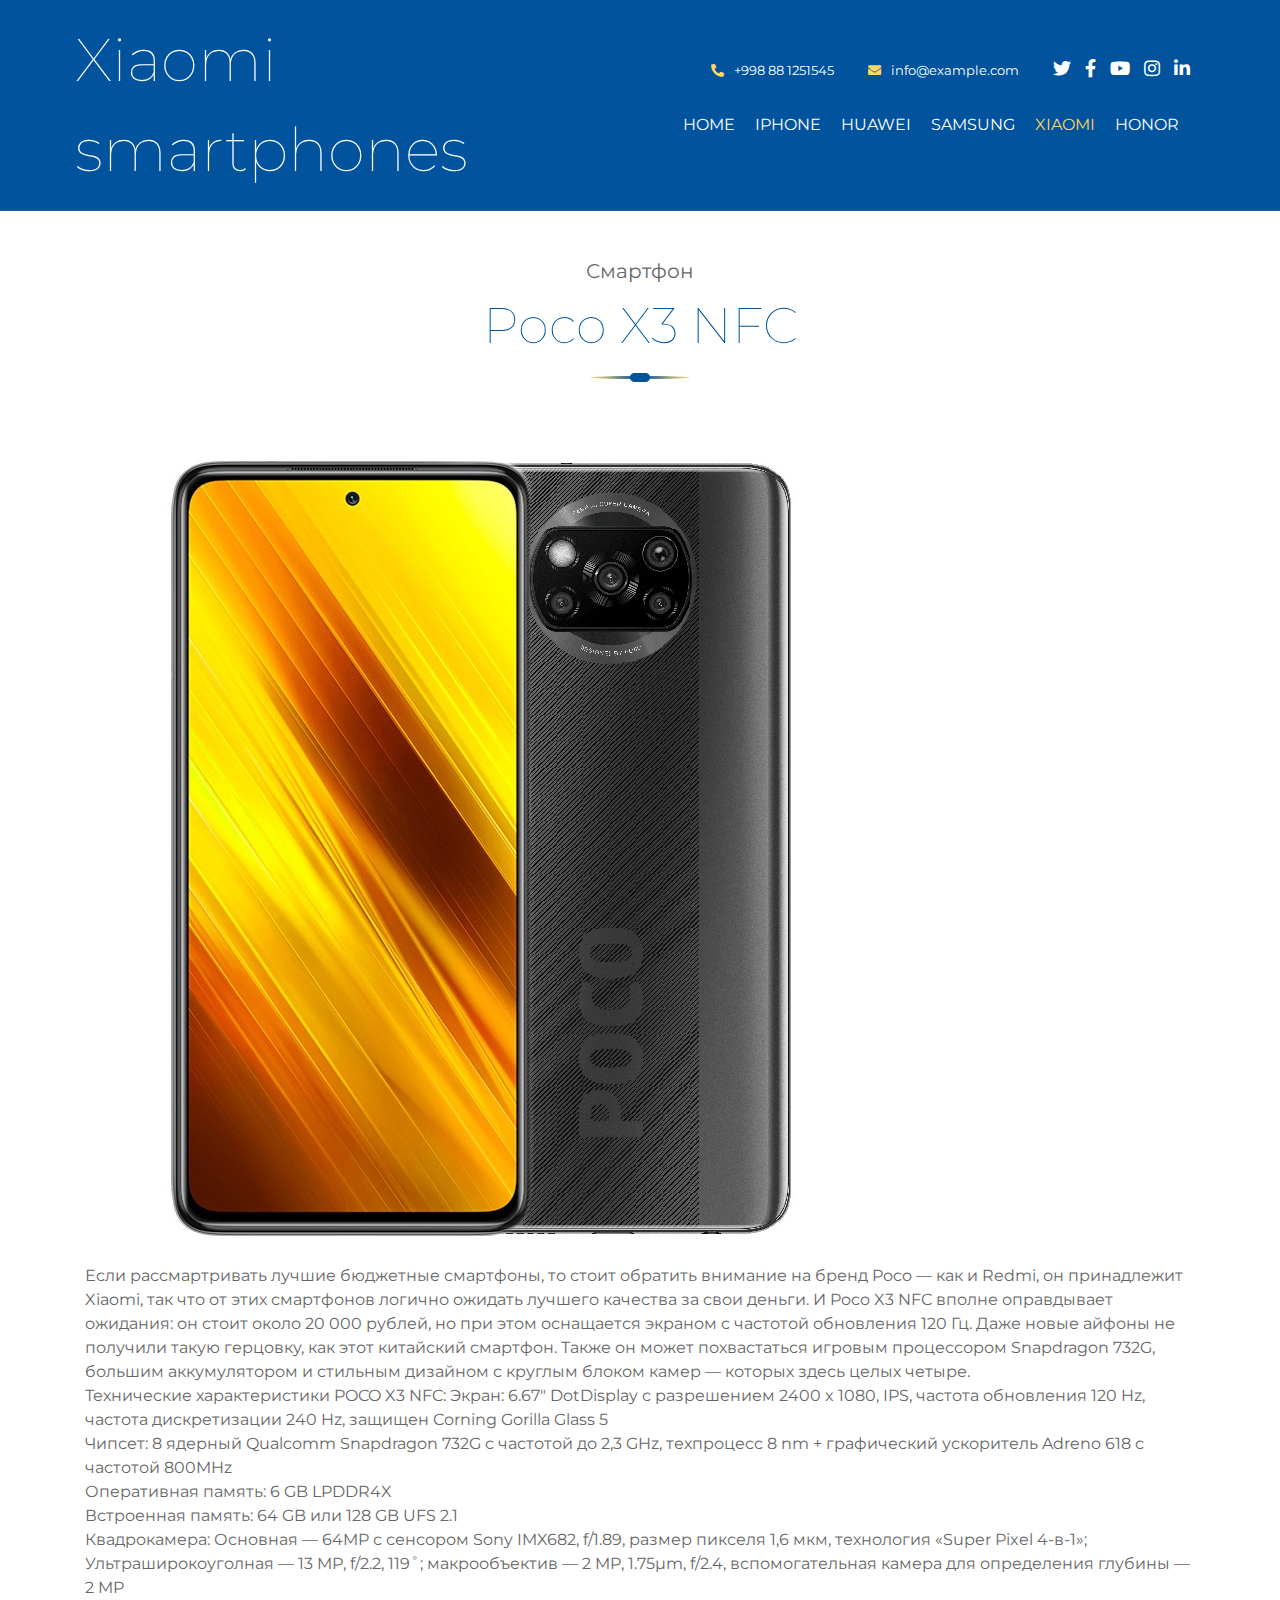
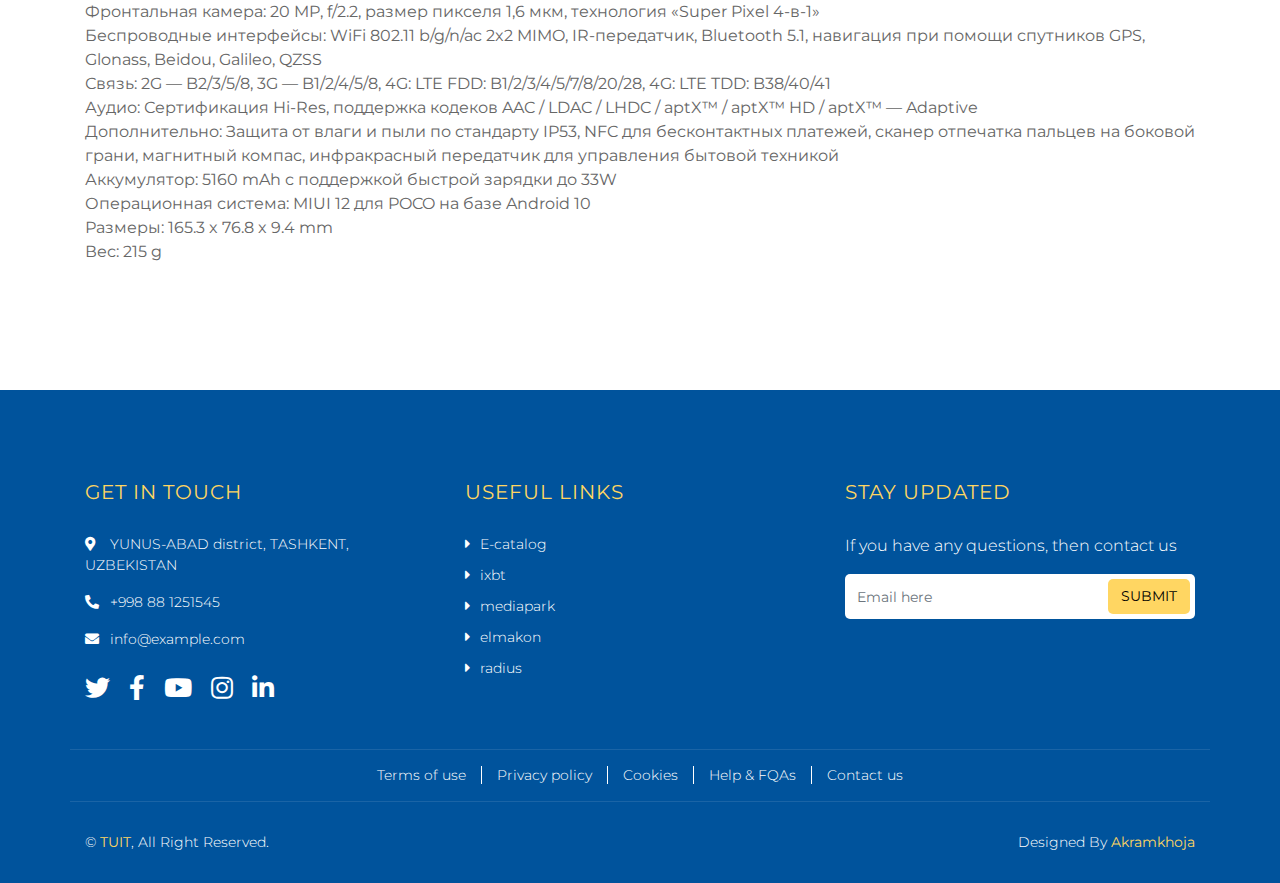
<file: Poco X3 NFC.html>
<!DOCTYPE html>
<html lang="en">
    <head>
        <meta charset="utf-8">
        <title>Smartphones - Xiaomi</title>
        <meta content="width=device-width, initial-scale=1.0" name="viewport">
        <meta content="Cleaning Company Website Template" name="keywords">
        <meta content="Cleaning Company Website Template" name="description">

        <!-- Favicon -->
        <link href="img/favicon.ico" rel="icon">

        <!-- Google Font -->
        <link href="https://fonts.googleapis.com/css2?family=Montserrat:wght@100;300;400&display=swap" rel="stylesheet">
        
        <!-- CSS Libraries -->
        <link href="https://stackpath.bootstrapcdn.com/bootstrap/4.4.1/css/bootstrap.min.css" rel="stylesheet">
        <link href="https://cdnjs.cloudflare.com/ajax/libs/font-awesome/5.10.0/css/all.min.css" rel="stylesheet">
        <link href="lib/owlcarousel/assets/owl.carousel.min.css" rel="stylesheet">
        <link href="lib/lightbox/css/lightbox.min.css" rel="stylesheet">

        <!-- Template Stylesheet -->
        <link href="css/style.css" rel="stylesheet">
    </head>

    <body>
        <div class="wrapper">
            <!-- Header Start -->
            <div class="header">
                <div class="container-fluid">
                    <div class="header-top row align-items-center">
                        <div class="col-lg-3">
                            <div class="brand">
                                <a href="index.html">
                                    Xiaomi smartphones
                                    <!-- <img src="img/logo.png" alt="Logo"> -->
                                </a>
                            </div>
                        </div>
                        <div class="col-lg-9">
                            <div class="topbar">
                                <div class="topbar-col">
                                    <a href="tel:+012 345 67890"><i class="fa fa-phone-alt"></i>+998 88 1251545</a>
                                </div>
                                <div class="topbar-col">
                                    <a href="mailto:info@example.com"><i class="fa fa-envelope"></i>info@example.com</a>
                                </div>
                                <div class="topbar-col">
                                    <div class="topbar-social">
                                        <a href=""><i class="fab fa-twitter"></i></a>
                                        <a href=""><i class="fab fa-facebook-f"></i></a>
                                        <a href=""><i class="fab fa-youtube"></i></a>
                                        <a href=""><i class="fab fa-instagram"></i></a>
                                        <a href=""><i class="fab fa-linkedin-in"></i></a>
                                    </div>
                                </div>
                            </div>
                            <div class="navbar navbar-expand-lg bg-light navbar-light">
                                <a href="#" class="navbar-brand">MENU</a>
                                <button type="button" class="navbar-toggler" data-toggle="collapse" data-target="#navbarCollapse">
                                    <span class="navbar-toggler-icon"></span>
                                </button>

                                <div class="collapse navbar-collapse justify-content-between" id="navbarCollapse">
                                    <div class="navbar-nav ml-auto">
                                        <a href="index.html" class="nav-item nav-link">HOME</a>
                                        <a href="Apple iPhone 12 Pro.html" class="nav-item nav-link">IPHONE</a>
                                        <a href="HUAWEI Mate 40 Pro.html" class="nav-item nav-link">HUAWEI</a>
                                        <a href="Samsung Galaxy S20 Ultra.html" class="nav-item nav-link">SAMSUNG</a>
                                        <a href="Poco X3 NFC.html" class="nav-item nav-link active">XIAOMI</a>
                                        <a href="HONOR 10X Lite.html" class="nav-item nav-link">HONOR</a>
                                        
                                        <!-- <a href="contact.html" class="nav-item nav-link">Phones</a> -->
                                        
                                    </div>
                                        
                                    </div>
                                </div>
                            </div>
                        </div>
                    </div>
                </div>
            </div>
            <!-- Header End -->
            
            
            <!-- Page Header Start -->
            <!-- <div class="page-header">
                <div class="container">
                    <div class="row">
                        <div class="col-12">
                            <h2>Single Page</h2>
                        </div>
                        <div class="col-12">
                            <a href="">Home</a>
                            <a href="">Single Page</a>
                        </div>
                    </div>
                </div>
            </div> -->
            <!-- Page Header End -->


            <!-- Single Page Start -->
            <div class="single">
                <div class="container">
                    <div class="section-header">
                        <p>Смартфон</p>
                        <h2>Poco X3 NFC</h2>
                    </div>
                    <div class="row">
                        <div class="col-12">
                            <img class="img-fluid rounded" src="img/Poco X3 NFC.jpg" alt="Image">
                            <p>
                                Если рассмартривать лучшие бюджетные смартфоны, то стоит обратить внимание на бренд Poco — как и Redmi, он принадлежит Xiaomi, так что от этих смартфонов логично ожидать лучшего качества за свои деньги. И Poco X3 NFC вполне оправдывает ожидания: он стоит около 20 000 рублей, но при этом оснащается экраном с частотой обновления 120 Гц. Даже новые айфоны не получили такую герцовку, как этот китайский смартфон. Также он может похвастаться игровым процессором Snapdragon 732G, большим аккумулятором и стильным дизайном с круглым блоком камер — которых здесь целых четыре.<br>
                                Технические характеристики POCO X3 NFC:

Экран:  6.67" DotDisplay с разрешением 2400 x 1080, IPS, частота обновления 120 Hz, частота дискретизации 240 Hz, защищен Corning Gorilla Glass 5<br>
Чипсет: 8 ядерный Qualcomm Snapdragon 732G с частотой до 2,3 GHz, техпроцесс 8 nm + графический ускоритель Adreno 618 с частотой 800MHz<br>
Оперативная память: 6 GB LPDDR4X <br>
Встроенная память:  64 GB или 128 GB UFS 2.1<br>
Квадрокамера: Основная — 64MP с сенсором Sony IMX682, f/1.89, размер пикселя 1,6 мкм, технология «Super Pixel 4-в-1»;  Ультраширокоуголная — 13 MP, f/2.2, 119˚; макрообъектив — 2 MP, 1.75μm, f/2.4, вспомогательная камера для определения глубины — 2 MP<br>
Фронтальная камера: 20 MP, f/2.2, размер пикселя 1,6 мкм, технология «Super Pixel 4-в-1»<br>
Беспроводные интерфейсы: WiFi 802.11 b/g/n/ac 2x2 MIMO, IR-передатчик, Bluetooth 5.1, навигация при помощи спутников GPS, Glonass, Beidou, Galileo, QZSS<br>
Связь: 2G — B2/3/5/8, 3G —  B1/2/4/5/8, 4G: LTE FDD: B1/2/3/4/5/7/8/20/28, 4G: LTE TDD: B38/40/41<br>
Аудио: Сертификация Hi-Res, поддержка кодеков AAC / LDAC / LHDC / aptX™ / aptX™ HD / aptX™ — Adaptive<br>
Дополнительно: Защита от влаги и пыли по стандарту IP53, NFC для бесконтактных платежей, сканер отпечатка пальцев на боковой грани, магнитный компас, инфракрасный передатчик для управления бытовой техникой<br>
Аккумулятор: 5160 mAh с поддержкой быстрой зарядки до 33W<br>
Операционная система: MIUI 12 для POCO на базе Android 10<br>
Размеры: 165.3 x 76.8 x 9.4 mm<br>
Вес: 215 g<br>
                            </p>
                        </div>
                    </div>
                </div>
            </div>
            <!-- Single Page End -->


            <!-- Footer Start -->
            <div class="footer">
                <div class="container">
                    <div class="row">
                        <div class="col-md-6 col-lg-4">
                            <div class="footer-contact">
                                <h2>Get In Touch</h2>
                                <p><i class="fa fa-map-marker-alt"></i>YUNUS-ABAD district, TASHKENT, UZBEKISTAN</p>
                                <p><i class="fa fa-phone-alt"></i>+998 88 1251545</p>
                                <p><i class="fa fa-envelope"></i>info@example.com</p>
                                <div class="footer-social">
                                    <a href=""><i class="fab fa-twitter"></i></a>
                                    <a href=""><i class="fab fa-facebook-f"></i></a>
                                    <a href=""><i class="fab fa-youtube"></i></a>
                                    <a href=""><i class="fab fa-instagram"></i></a>
                                    <a href=""><i class="fab fa-linkedin-in"></i></a>
                                </div>
                            </div>
                        </div>
                        <div class="col-md-6 col-lg-4">
                            <div class="footer-link">
                                <h2>Useful Links</h2>
                                <a href="https://e-catalog.ru">E-catalog</a>
                                <a href="https://ixbt.com">ixbt</a>
                                <a href="https://mediapark.uz">mediapark</a>
                                <a href="https://elmakon.uz">elmakon</a>
                                <a href="https://radius.uz">radius</a>
                            </div>
                        </div>
                        <div class="col-md-6 col-lg-4">
                            <div class="footer-form">
                                <h2>Stay Updated</h2>
                                <p>
                                    If you have any questions, then contact us
                                </p>
                                <input class="form-control" placeholder="Email here">
                                <button class="btn">Submit</button>
                            </div>
                        </div>
                    </div>
                </div>
                <div class="container footer-menu">
                    <div class="f-menu">
                        <a href="">Terms of use</a>
                        <a href="">Privacy policy</a>
                        <a href="">Cookies</a>
                        <a href="">Help & FQAs</a>
                        <a href="">Contact us</a>
                    </div>
                </div>
                <div class="container copyright">
                    <div class="row">
                        <div class="col-md-6">
                            <p>&copy; <a href="https://tuit.uz">TUIT</a>, All Right Reserved.</p>
                        </div>
                        <div class="col-md-6">
                            <p>Designed By <a href="#">Akramkhoja</a></p>
                        </div>
                    </div>
                </div>
            </div>
            <!-- Footer End -->
            
            <a href="#" class="back-to-top"><i class="fa fa-chevron-up"></i></a>
        </div>

        <!-- JavaScript Libraries -->
        <script src="https://code.jquery.com/jquery-3.4.1.min.js"></script>
        <script src="https://stackpath.bootstrapcdn.com/bootstrap/4.4.1/js/bootstrap.bundle.min.js"></script>
        <script src="lib/easing/easing.min.js"></script>
        <script src="lib/owlcarousel/owl.carousel.min.js"></script>
        <script src="lib/isotope/isotope.pkgd.min.js"></script>
        <script src="lib/lightbox/js/lightbox.min.js"></script>

        <!-- Template Javascript -->
        <script src="js/main.js"></script>
    </body>
</html>
</file>
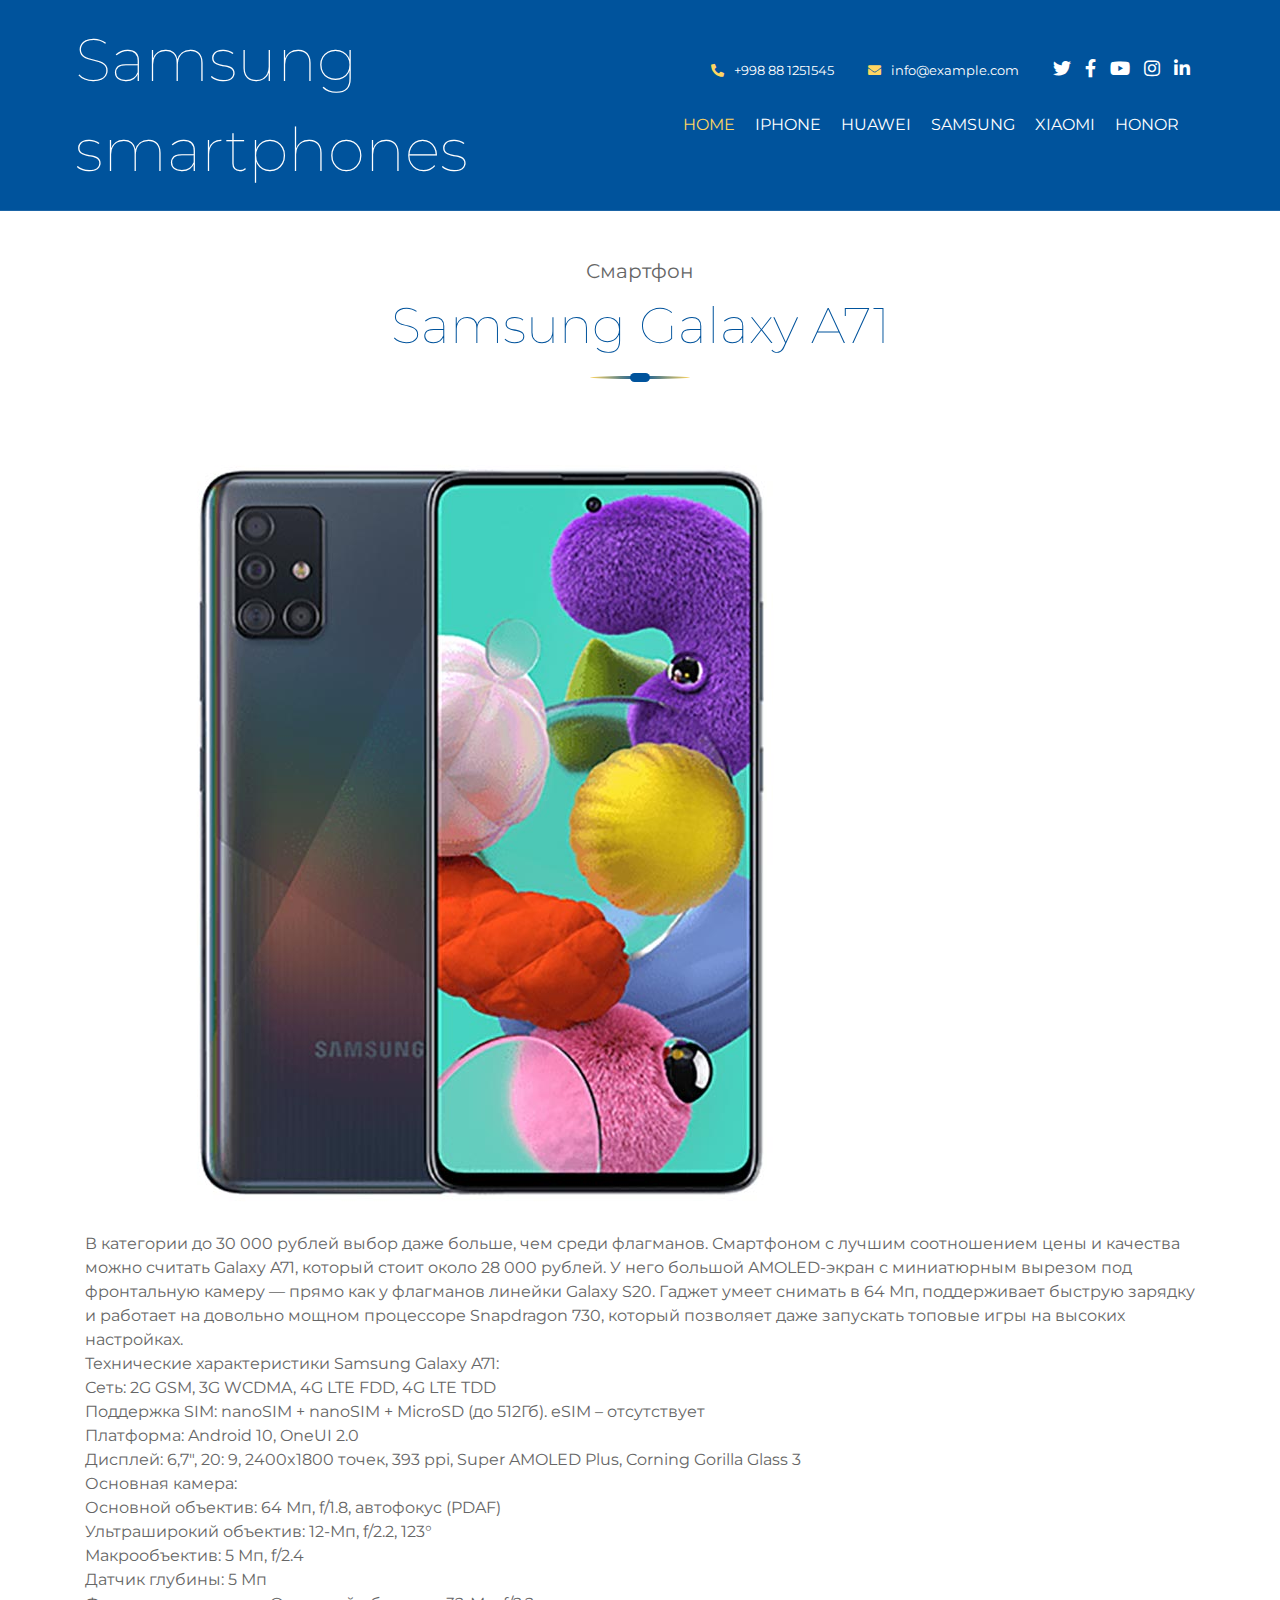
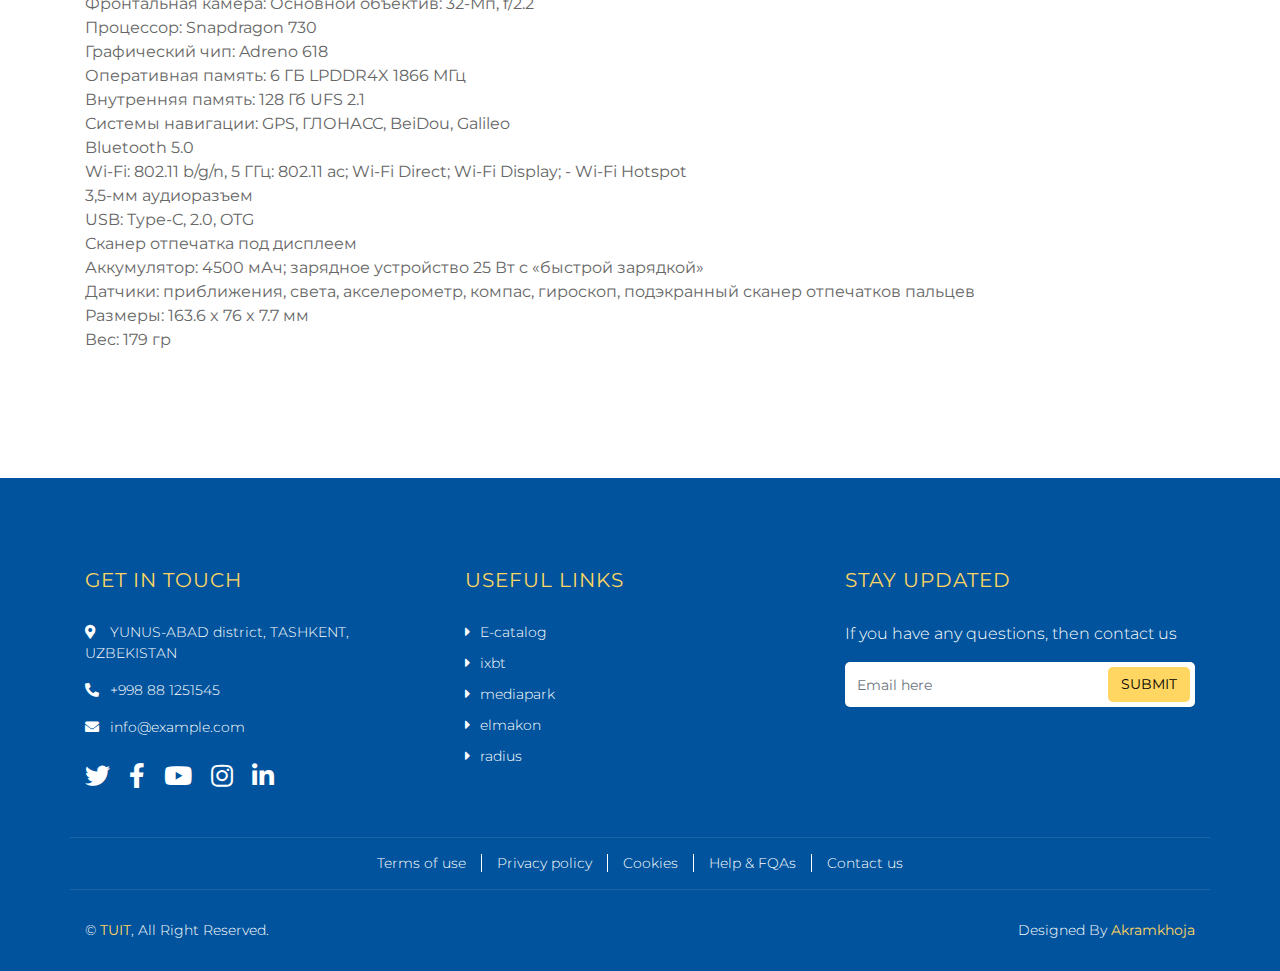
<file: Samsung Galaxy A71.html>
<!DOCTYPE html>
<html lang="en">
    <head>
        <meta charset="utf-8">
        <title>Smartphones - Samsung</title>
        <meta content="width=device-width, initial-scale=1.0" name="viewport">
        <meta content="Cleaning Company Website Template" name="keywords">
        <meta content="Cleaning Company Website Template" name="description">

        <!-- Favicon -->
        <link href="img/favicon.ico" rel="icon">

        <!-- Google Font -->
        <link href="https://fonts.googleapis.com/css2?family=Montserrat:wght@100;300;400&display=swap" rel="stylesheet">
        
        <!-- CSS Libraries -->
        <link href="https://stackpath.bootstrapcdn.com/bootstrap/4.4.1/css/bootstrap.min.css" rel="stylesheet">
        <link href="https://cdnjs.cloudflare.com/ajax/libs/font-awesome/5.10.0/css/all.min.css" rel="stylesheet">
        <link href="lib/owlcarousel/assets/owl.carousel.min.css" rel="stylesheet">
        <link href="lib/lightbox/css/lightbox.min.css" rel="stylesheet">

        <!-- Template Stylesheet -->
        <link href="css/style.css" rel="stylesheet">
    </head>

    <body>
        <div class="wrapper">
            <!-- Header Start -->
            <div class="header">
                <div class="container-fluid">
                    <div class="header-top row align-items-center">
                        <div class="col-lg-3">
                            <div class="brand">
                                <a href="index.html">
                                    Samsung smartphones
                                    <!-- <img src="img/logo.png" alt="Logo"> -->
                                </a>
                            </div>
                        </div>
                        <div class="col-lg-9">
                            <div class="topbar">
                                <div class="topbar-col">
                                    <a href="tel:+012 345 67890"><i class="fa fa-phone-alt"></i>+998 88 1251545</a>
                                </div>
                                <div class="topbar-col">
                                    <a href="mailto:info@example.com"><i class="fa fa-envelope"></i>info@example.com</a>
                                </div>
                                <div class="topbar-col">
                                    <div class="topbar-social">
                                        <a href=""><i class="fab fa-twitter"></i></a>
                                        <a href=""><i class="fab fa-facebook-f"></i></a>
                                        <a href=""><i class="fab fa-youtube"></i></a>
                                        <a href=""><i class="fab fa-instagram"></i></a>
                                        <a href=""><i class="fab fa-linkedin-in"></i></a>
                                    </div>
                                </div>
                            </div>
                            <div class="navbar navbar-expand-lg bg-light navbar-light">
                                <a href="#" class="navbar-brand">MENU</a>
                                <button type="button" class="navbar-toggler" data-toggle="collapse" data-target="#navbarCollapse">
                                    <span class="navbar-toggler-icon"></span>
                                </button>

                                <div class="collapse navbar-collapse justify-content-between" id="navbarCollapse">
                                    <div class="navbar-nav ml-auto">
                                        <a href="index.html" class="nav-item nav-link active">HOME</a>
                                        <a href="Apple iPhone 12 Pro.html" class="nav-item nav-link">IPHONE</a>
                                        <a href="HUAWEI Mate 40 Pro.html" class="nav-item nav-link">HUAWEI</a>
                                        <a href="Samsung Galaxy S20 Ultra.html" class="nav-item nav-link">SAMSUNG</a>
                                        <a href="Poco X3 NFC.html" class="nav-item nav-link">XIAOMI</a>
                                        <a href="HONOR 10X Lite.html" class="nav-item nav-link">HONOR</a>
                                        
                                        <!-- <a href="contact.html" class="nav-item nav-link">Phones</a> -->
                                        
                                    </div>
                                        
                                    </div>
                                </div>
                            </div>
                        </div>
                    </div>
                </div>
            </div>
            <!-- Header End -->
            
            
            <!-- Page Header Start -->
            <!-- <div class="page-header">
                <div class="container">
                    <div class="row">
                        <div class="col-12">
                            <h2>Single Page</h2>
                        </div>
                        <div class="col-12">
                            <a href="">Home</a>
                            <a href="">Single Page</a>
                        </div>
                    </div>
                </div>
            </div> -->
            <!-- Page Header End -->


            <!-- Single Page Start -->
            <div class="single">
                <div class="container">
                    <div class="section-header">
                        <p>Смартфон</p>
                        <h2>Samsung Galaxy A71</h2>
                    </div>
                    <div class="row">
                        <div class="col-12">
                            <img class="img-fluid rounded" src="img/Samsung Galaxy A71.jpeg" alt="Image">
                            <p>
                                В категории до 30 000 рублей выбор даже больше, чем среди флагманов. Смартфоном с лучшим соотношением цены и качества можно считать Galaxy A71, который стоит около 28 000 рублей. У него большой AMOLED-экран с миниатюрным вырезом под фронтальную камеру — прямо как у флагманов линейки Galaxy S20. Гаджет умеет снимать в 64 Мп, поддерживает быструю зарядку и работает на довольно мощном процессоре Snapdragon 730, который позволяет даже запускать топовые игры на высоких настройках.<br>
                                Технические характеристики Samsung Galaxy A71: <br>

Сеть: 2G GSM, 3G WCDMA, 4G LTE FDD, 4G LTE TDD<br>
Поддержка SIM: nanoSIM + nanoSIM + MicroSD (до 512Гб). eSIM – отсутствует<br>
Платформа: Android 10, OneUI 2.0<br>
Дисплей: 6,7", 20: 9, 2400x1800 точек, 393 ppi, Super AMOLED Plus, Corning Gorilla Glass 3<br>
Основная камера:<br>
Основной объектив: 64 Мп, f/1.8, автофокус (PDAF)<br>
Ультраширокий объектив: 12-Мп, f/2.2, 123°<br>
Макрообъектив: 5 Мп, f/2.4<br>
Датчик глубины: 5 Мп<br>
Фронтальная камера: Основной объектив: 32-Мп, f/2.2<br>
Процессор: Snapdragon 730<br>
Графический чип: Adreno 618<br>
Оперативная память:   6 ГБ LPDDR4X 1866 МГц<br>
Внутренняя память: 128 Гб UFS 2.1<br>
Системы навигации: GPS, ГЛОНАСС, BeiDou, Galileo<br>
Bluetooth 5.0<br>
Wi-Fi: 802.11 b/g/n, 5 ГГц: 802.11 ac; Wi-Fi Direct; Wi-Fi Display; - Wi-Fi Hotspot<br>
3,5-мм аудиоразъем<br>
USB: Type-C, 2.0, OTG<br>
Сканер отпечатка под дисплеем<br>
Аккумулятор: 4500 мАч; зарядное устройство 25 Вт c «быстрой зарядкой»<br>
Датчики: приближения, света, акселерометр, компас, гироскоп, подэкранный сканер отпечатков пальцев<br>
Размеры: 163.6 x 76 x 7.7 мм<br>
Вес: 179 гр <br>
                            </p>
                        </div>
                    </div>
                </div>
            </div>
            <!-- Single Page End -->


            <!-- Footer Start -->
            <div class="footer">
                <div class="container">
                    <div class="row">
                        <div class="col-md-6 col-lg-4">
                            <div class="footer-contact">
                                <h2>Get In Touch</h2>
                                <p><i class="fa fa-map-marker-alt"></i>YUNUS-ABAD district, TASHKENT, UZBEKISTAN</p>
                                <p><i class="fa fa-phone-alt"></i>+998 88 1251545</p>
                                <p><i class="fa fa-envelope"></i>info@example.com</p>
                                <div class="footer-social">
                                    <a href=""><i class="fab fa-twitter"></i></a>
                                    <a href=""><i class="fab fa-facebook-f"></i></a>
                                    <a href=""><i class="fab fa-youtube"></i></a>
                                    <a href=""><i class="fab fa-instagram"></i></a>
                                    <a href=""><i class="fab fa-linkedin-in"></i></a>
                                </div>
                            </div>
                        </div>
                        <div class="col-md-6 col-lg-4">
                            <div class="footer-link">
                                <h2>Useful Links</h2>
                                <a href="https://e-catalog.ru">E-catalog</a>
                                <a href="https://ixbt.com">ixbt</a>
                                <a href="https://mediapark.uz">mediapark</a>
                                <a href="https://elmakon.uz">elmakon</a>
                                <a href="https://radius.uz">radius</a>
                            </div>
                        </div>
                        <div class="col-md-6 col-lg-4">
                            <div class="footer-form">
                                <h2>Stay Updated</h2>
                                <p>
                                    If you have any questions, then contact us
                                </p>
                                <input class="form-control" placeholder="Email here">
                                <button class="btn">Submit</button>
                            </div>
                        </div>
                    </div>
                </div>
                <div class="container footer-menu">
                    <div class="f-menu">
                        <a href="">Terms of use</a>
                        <a href="">Privacy policy</a>
                        <a href="">Cookies</a>
                        <a href="">Help & FQAs</a>
                        <a href="">Contact us</a>
                    </div>
                </div>
                <div class="container copyright">
                    <div class="row">
                        <div class="col-md-6">
                            <p>&copy; <a href="https://tuit.uz">TUIT</a>, All Right Reserved.</p>
                        </div>
                        <div class="col-md-6">
                            <p>Designed By <a href="#">Akramkhoja</a></p>
                        </div>
                    </div>
                </div>
            </div>
            <!-- Footer End -->
            
            <a href="#" class="back-to-top"><i class="fa fa-chevron-up"></i></a>
        </div>

        <!-- JavaScript Libraries -->
        <script src="https://code.jquery.com/jquery-3.4.1.min.js"></script>
        <script src="https://stackpath.bootstrapcdn.com/bootstrap/4.4.1/js/bootstrap.bundle.min.js"></script>
        <script src="lib/easing/easing.min.js"></script>
        <script src="lib/owlcarousel/owl.carousel.min.js"></script>
        <script src="lib/isotope/isotope.pkgd.min.js"></script>
        <script src="lib/lightbox/js/lightbox.min.js"></script>

        <!-- Template Javascript -->
        <script src="js/main.js"></script>
    </body>
</html>
</file>
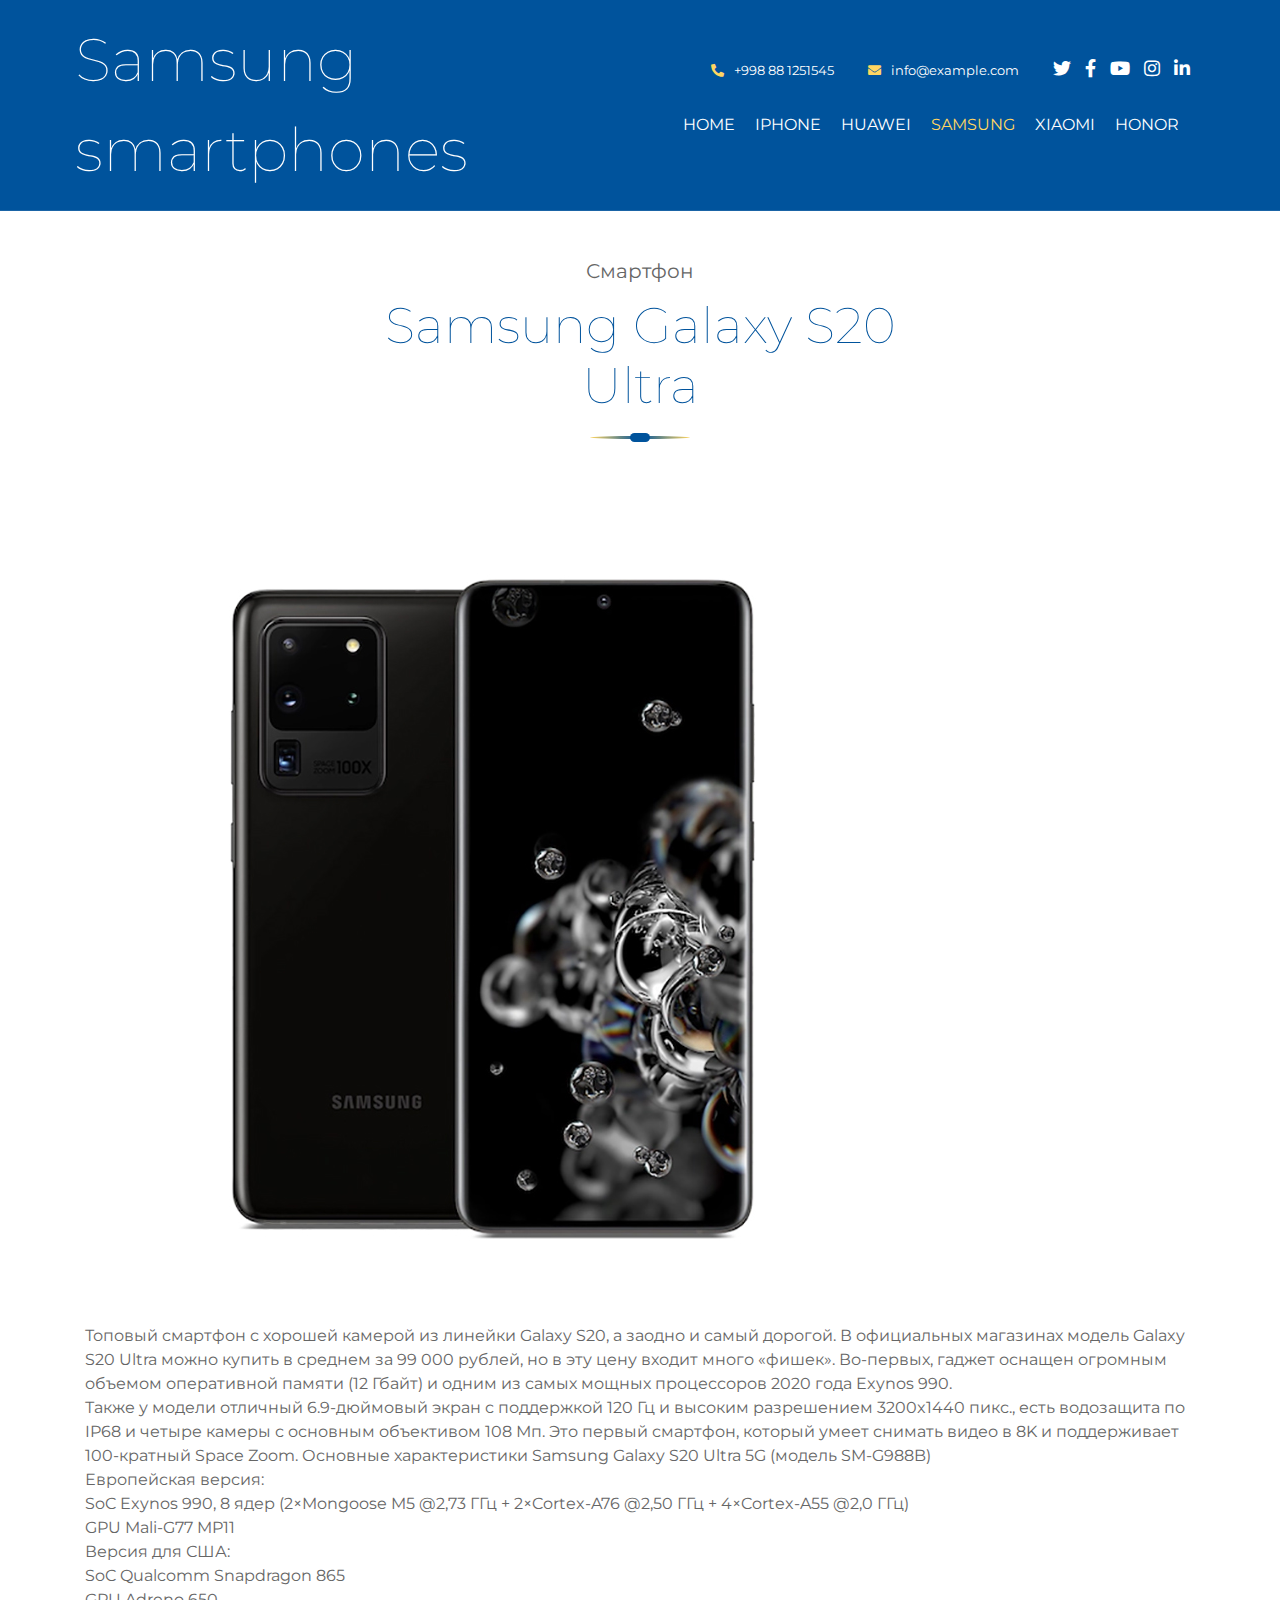
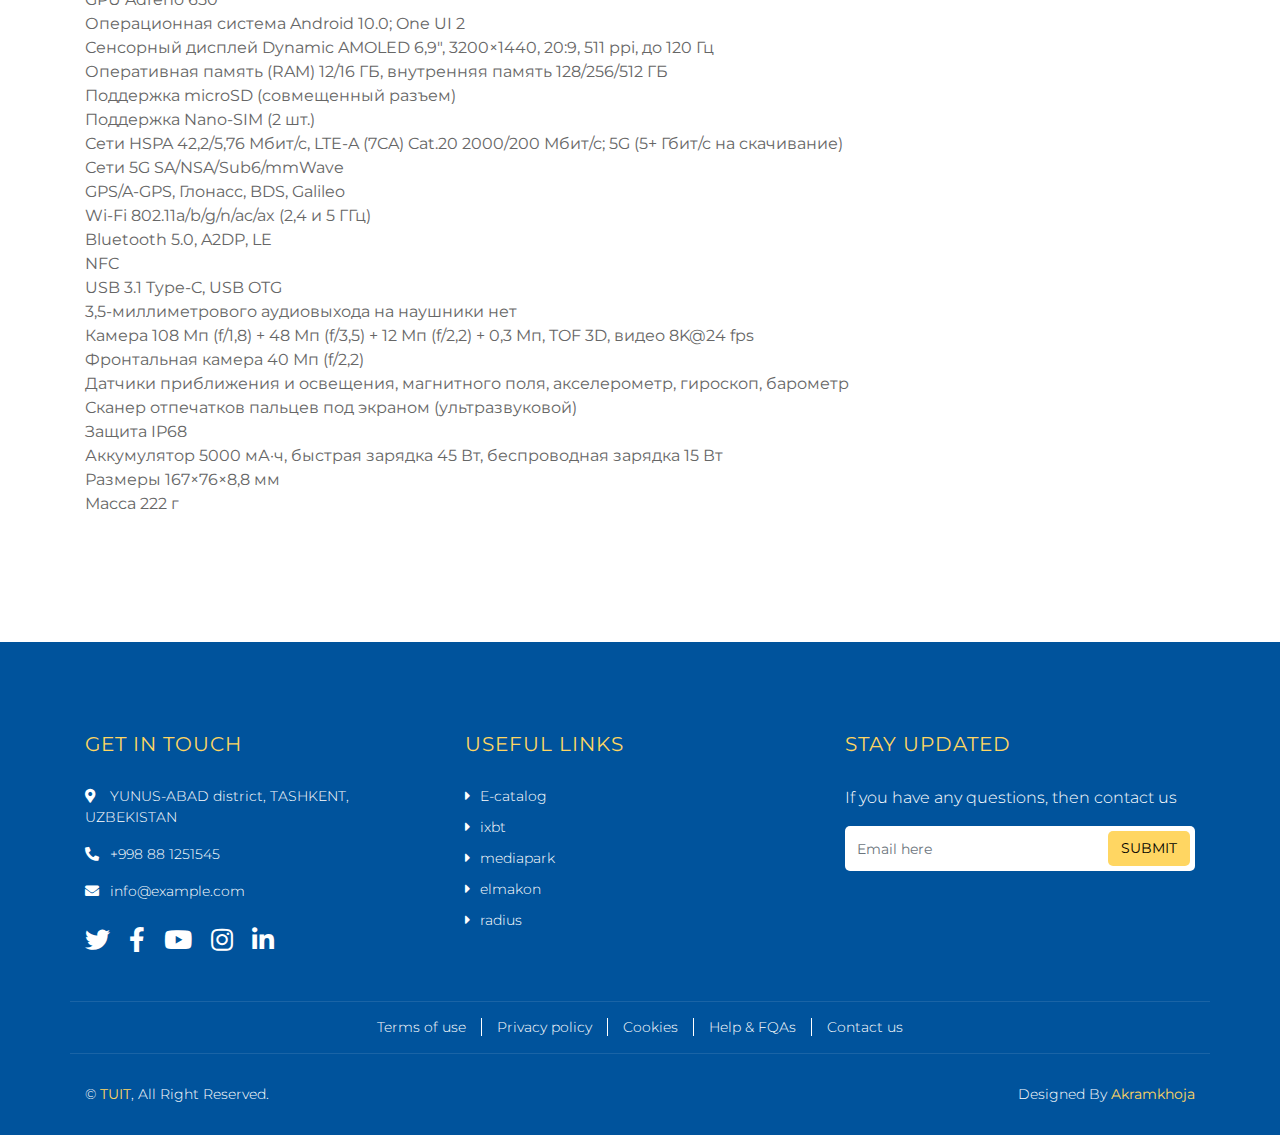
<file: Samsung Galaxy S20 Ultra.html>
<!DOCTYPE html>
<html lang="en">
    <head>
        <meta charset="utf-8">
        <title>Smartphones - Samsung</title>
        <meta content="width=device-width, initial-scale=1.0" name="viewport">
        <meta content="Cleaning Company Website Template" name="keywords">
        <meta content="Cleaning Company Website Template" name="description">

        <!-- Favicon -->
        <link href="img/favicon.ico" rel="icon">

        <!-- Google Font -->
        <link href="https://fonts.googleapis.com/css2?family=Montserrat:wght@100;300;400&display=swap" rel="stylesheet">
        
        <!-- CSS Libraries -->
        <link href="https://stackpath.bootstrapcdn.com/bootstrap/4.4.1/css/bootstrap.min.css" rel="stylesheet">
        <link href="https://cdnjs.cloudflare.com/ajax/libs/font-awesome/5.10.0/css/all.min.css" rel="stylesheet">
        <link href="lib/owlcarousel/assets/owl.carousel.min.css" rel="stylesheet">
        <link href="lib/lightbox/css/lightbox.min.css" rel="stylesheet">

        <!-- Template Stylesheet -->
        <link href="css/style.css" rel="stylesheet">
    </head>

    <body>
        <div class="wrapper">
            <!-- Header Start -->
            <div class="header">
                <div class="container-fluid">
                    <div class="header-top row align-items-center">
                        <div class="col-lg-3">
                            <div class="brand">
                                <a href="index.html">
                                    Samsung smartphones
                                    <!-- <img src="img/logo.png" alt="Logo"> -->
                                </a>
                            </div>
                        </div>
                        <div class="col-lg-9">
                            <div class="topbar">
                                <div class="topbar-col">
                                    <a href="tel:+012 345 67890"><i class="fa fa-phone-alt"></i>+998 88 1251545</a>
                                </div>
                                <div class="topbar-col">
                                    <a href="mailto:info@example.com"><i class="fa fa-envelope"></i>info@example.com</a>
                                </div>
                                <div class="topbar-col">
                                    <div class="topbar-social">
                                        <a href=""><i class="fab fa-twitter"></i></a>
                                        <a href=""><i class="fab fa-facebook-f"></i></a>
                                        <a href=""><i class="fab fa-youtube"></i></a>
                                        <a href=""><i class="fab fa-instagram"></i></a>
                                        <a href=""><i class="fab fa-linkedin-in"></i></a>
                                    </div>
                                </div>
                            </div>
                            <div class="navbar navbar-expand-lg bg-light navbar-light">
                                <a href="#" class="navbar-brand">MENU</a>
                                <button type="button" class="navbar-toggler" data-toggle="collapse" data-target="#navbarCollapse">
                                    <span class="navbar-toggler-icon"></span>
                                </button>

                                <div class="collapse navbar-collapse justify-content-between" id="navbarCollapse">
                                    <div class="navbar-nav ml-auto">
                                        <a href="index.html" class="nav-item nav-link">HOME</a>
                                        <a href="Apple iPhone 12 Pro.html" class="nav-item nav-link">IPHONE</a>
                                        <a href="HUAWEI Mate 40 Pro.html" class="nav-item nav-link">HUAWEI</a>
                                        <a href="Samsung Galaxy S20 Ultra.html" class="nav-item nav-link active">SAMSUNG</a>
                                        <a href="Poco X3 NFC.html" class="nav-item nav-link">XIAOMI</a>
                                        <a href="HONOR 10X Lite.html" class="nav-item nav-link">HONOR</a>
                                        
                                        <!-- <a href="contact.html" class="nav-item nav-link">Phones</a> -->
                                        
                                    </div>
                                    </div>
                                </div>
                            </div>
                        </div>
                    </div>
                </div>
            </div>
            <!-- Header End -->
            
            
            <!-- Page Header Start -->
            <!-- <div class="page-header">
                <div class="container">
                    <div class="row">
                        <div class="col-12">
                            <h2>Single Page</h2>
                        </div>
                        <div class="col-12">
                            <a href="">Home</a>
                            <a href="">Single Page</a>
                        </div>
                    </div>
                </div>
            </div> -->
            <!-- Page Header End -->


            <!-- Single Page Start -->
            <div class="single">
                <div class="container">
                    <div class="section-header">
                        <p>Смартфон</p>
                        <h2>Samsung Galaxy S20 Ultra</h2>
                    </div>
                    <div class="row">
                        <div class="col-12">
                            <img class="img-fluid rounded" src="img/Samsung Galaxy S20 Ultra.jpg" alt="Image">
                            <p>
                                Топовый смартфон с хорошей камерой из линейки Galaxy S20, а заодно и самый дорогой. В официальных магазинах модель Galaxy S20 Ultra можно купить в среднем за 99 000 рублей, но в эту цену входит много «фишек». Во-первых, гаджет оснащен огромным объемом оперативной памяти (12 Гбайт) и одним из самых мощных процессоров 2020 года Exynos 990.<br>

                                Также у модели отличный 6.9-дюймовый экран с поддержкой 120 Гц и высоким разрешением 3200x1440 пикс., есть водозащита по IP68 и четыре камеры с основным объективом 108 Мп. Это первый смартфон, который умеет снимать видео в 8K и поддерживает 100-кратный Space Zoom.
                                Основные характеристики Samsung Galaxy S20 Ultra 5G (модель SM-G988B)<br>
Европейская версия:<br>
SoC Exynos 990, 8 ядер (2×Mongoose M5 @2,73 ГГц + 2×Cortex-A76 @2,50 ГГц + 4×Cortex-A55 @2,0 ГГц)<br>
GPU Mali-G77 MP11<br>
Версия для США:<br>
SoC Qualcomm Snapdragon 865<br>
GPU Adreno 650<br>
Операционная система Android 10.0; One UI 2<br>
Сенсорный дисплей Dynamic AMOLED 6,9″, 3200×1440, 20:9, 511 ppi, до 120 Гц<br>
Оперативная память (RAM) 12/16 ГБ, внутренняя память 128/256/512 ГБ<br>
Поддержка microSD (совмещенный разъем)<br>
Поддержка Nano-SIM (2 шт.)<br>
Сети HSPA 42,2/5,76 Мбит/с, LTE-A (7CA) Cat.20 2000/200 Мбит/с; 5G (5+ Гбит/с на скачивание)<br>
Сети 5G SA/NSA/Sub6/mmWave<br>
GPS/A-GPS, Глонасс, BDS, Galileo<br>
Wi-Fi 802.11a/b/g/n/ac/ax (2,4 и 5 ГГц)<br>
Bluetooth 5.0, A2DP, LE<br>
NFC<br>
USB 3.1 Type-C, USB OTG<br>
3,5-миллиметрового аудиовыхода на наушники нет<br>
Камера 108 Мп (f/1,8) + 48 Мп (f/3,5) + 12 Мп (f/2,2) + 0,3 Mп, TOF 3D, видео 8K@24 fps<br>
Фронтальная камера 40 Мп (f/2,2)<br>
Датчики приближения и освещения, магнитного поля, акселерометр, гироскоп, барометр<br>
Сканер отпечатков пальцев под экраном (ультразвуковой)<br>
Защита IP68<br>
Аккумулятор 5000 мА·ч, быстрая зарядка 45 Вт, беспроводная зарядка 15 Вт<br>
Размеры 167×76×8,8 мм<br>
Масса 222 г
                            </p>
                        </div>
                    </div>
                </div>
            </div>
            <!-- Single Page End -->


            <!-- Footer Start -->
            <div class="footer">
                <div class="container">
                    <div class="row">
                        <div class="col-md-6 col-lg-4">
                            <div class="footer-contact">
                                <h2>Get In Touch</h2>
                                <p><i class="fa fa-map-marker-alt"></i>YUNUS-ABAD district, TASHKENT, UZBEKISTAN</p>
                                <p><i class="fa fa-phone-alt"></i>+998 88 1251545</p>
                                <p><i class="fa fa-envelope"></i>info@example.com</p>
                                <div class="footer-social">
                                    <a href=""><i class="fab fa-twitter"></i></a>
                                    <a href=""><i class="fab fa-facebook-f"></i></a>
                                    <a href=""><i class="fab fa-youtube"></i></a>
                                    <a href=""><i class="fab fa-instagram"></i></a>
                                    <a href=""><i class="fab fa-linkedin-in"></i></a>
                                </div>
                            </div>
                        </div>
                        <div class="col-md-6 col-lg-4">
                            <div class="footer-link">
                                <h2>Useful Links</h2>
                                <a href="https://e-catalog.ru">E-catalog</a>
                                <a href="https://ixbt.com">ixbt</a>
                                <a href="https://mediapark.uz">mediapark</a>
                                <a href="https://elmakon.uz">elmakon</a>
                                <a href="https://radius.uz">radius</a>
                            </div>
                        </div>
                        <div class="col-md-6 col-lg-4">
                            <div class="footer-form">
                                <h2>Stay Updated</h2>
                                <p>
                                    If you have any questions, then contact us
                                </p>
                                <input class="form-control" placeholder="Email here">
                                <button class="btn">Submit</button>
                            </div>
                        </div>
                    </div>
                </div>
                <div class="container footer-menu">
                    <div class="f-menu">
                        <a href="">Terms of use</a>
                        <a href="">Privacy policy</a>
                        <a href="">Cookies</a>
                        <a href="">Help & FQAs</a>
                        <a href="">Contact us</a>
                    </div>
                </div>
                <div class="container copyright">
                    <div class="row">
                        <div class="col-md-6">
                            <p>&copy; <a href="https://tuit.uz">TUIT</a>, All Right Reserved.</p>
                        </div>
                        <div class="col-md-6">
                            <p>Designed By <a href="#">Akramkhoja</a></p>
                        </div>
                    </div>
                </div>
            </div>
            <!-- Footer End -->
            
            <a href="#" class="back-to-top"><i class="fa fa-chevron-up"></i></a>
        </div>

        <!-- JavaScript Libraries -->
        <script src="https://code.jquery.com/jquery-3.4.1.min.js"></script>
        <script src="https://stackpath.bootstrapcdn.com/bootstrap/4.4.1/js/bootstrap.bundle.min.js"></script>
        <script src="lib/easing/easing.min.js"></script>
        <script src="lib/owlcarousel/owl.carousel.min.js"></script>
        <script src="lib/isotope/isotope.pkgd.min.js"></script>
        <script src="lib/lightbox/js/lightbox.min.js"></script>

        <!-- Template Javascript -->
        <script src="js/main.js"></script>
    </body>
</html>
</file>
<file: css/style.css>
/*******************************/
/********* General CSS *********/
/*******************************/
body {
    color: #666666;
    background: #ffffff;
    font-family: 'Montserrat', sans-serif;
    font-weight: 400;
}

h1,
h2, 
h3, 
h4,
h5, 
h6 {
    font-weight: 500;
}

a {
    color: #454545;
    transition: .3s;
}

a:hover,
a:active,
a:focus {
    color: #333333;
    outline: none;
    text-decoration: none;
}

.btn:focus {
    box-shadow: none;
}

.wrapper {
    position: relative;
    width: 100%;
    max-width: 1366px;
    margin: 0 auto;
    background: #ffffff;
}

.back-to-top {
    position: fixed;
    display: none;
    background: #FFD662;
    color: #000000;
    width: 44px;
    height: 44px;
    text-align: center;
    line-height: 1;
    font-size: 22px;
    border-radius: 5px;
    right: 15px;
    bottom: 15px;
    transition: background 0.5s;
    z-index: 9;
}

.back-to-top:hover {
    color: #ffffff;
    background: #00539C;
}

.back-to-top i {
    padding-top: 10px;
}


/*******************************/
/********** Header CSS *********/
/*******************************/
.header {
    position: relative;
    width: 100%;
    padding: 15px 0 0 0;
    background: #00539C;
}

.header.home {
    margin-bottom: 45px;
    background: linear-gradient(rgba(0, 83, 156, 1), rgba(0, 83, 156, .9), rgba(0, 83, 156, 1)), url(../img/header.jpg);
    background-position: center;
    background-repeat: no-repeat;
    background-size: cover;
}

@media (min-width: 992px) {
    .header .row {
        padding: 0 60px;
    }
}

.header .header-top {
    padding-bottom: 15px;
    border-bottom: 1px solid rgba(255, 255, 255, .1);
}

.header .brand {
    position: relative;
}

.header .brand a {
    color: #ffffff;
    font-size: 60px;
    font-weight: 100;
}

.header .brand img {
    width: 100%;
    max-width: 150px;
    height: 100%;
    max-height: 100px;
}

.header .topbar {
    position: relative;
    text-align: right;
}

.header .topbar .topbar-col {
    display: inline-block;
    padding: 0 15px;
    margin-bottom: 15px;
}

.header .topbar-col a {
    color: #ffffff;
    font-size: 13px;
}

.header .topbar-col a i {
    margin-right: 10px;
    color: #FFD662;
}

.header .topbar-social {
    position: relative;
}

.header .topbar-social a {
    display: inline-block;
}

.header .topbar-social a i {
    margin-right: 10px;
    font-size: 18px;
    color: #ffffff;
}

.header .topbar-social a:last-child i {
    margin: 0;
}

.header .topbar-social a:hover i {
    color: #FFD662;
}

.header .dropdown-menu {
    margin-top: 0;
    border: 0;
    border-radius: 5px;
    background: #eeeeee;
}

.header .dropdown-menu a.active {
    color: #FFD662;
}

@media (min-width: 992px) {
    .header .navbar {
        background: transparent !important;
    }
    
    .header .navbar-brand {
        display: none;
    }
    
    .header .navbar-light a.nav-link,
    .header .navbar-light .show > .nav-link {
        position: relative;
        padding: 8px 10px;
        color: #ffffff;
        font-size: 16px;
        z-index: 1;
    }
    
    .header .navbar-light a.nav-link:hover,
    .header .navbar-light a.nav-link.active {
        color: #FFD662;
    }
}

@media (max-width: 992px) {
    .header .brand {
        text-align: center;
        margin-bottom: 15px;
    }
    
    .header .topbar {
        text-align: center;
        margin-bottom: 15px;
    }
    
    .header .topbar .topbar-col {
        margin: 0;
    }
    
    .header .topbar .topbar-social {
        margin-top: 5px;
    }
    
    .header .navbar {
        background: #ffffff !important;
        border: none;
        z-index: 1;
    }
    
    .header a.nav-link {
        padding: 5px 0;
    }
    
    .header .dropdown-menu {
        box-shadow: none;
    }
}

.header .navbar .btn {
    position: relative;
    margin-left: 15px;
    padding: 12px 20px 10px 20px;
    font-size: 13px;
    text-transform: uppercase;
    color: #00539C;
    border: none;
    border-radius: 5px;
    background: #ffffff;
    transition: .3s;
}

.header .navbar .btn:hover {
    color: #000000;
    background: #FFD662;
}

.header .navbar .btn i {
    font-size: 16px;
    margin-right: 8px;
}

@media (max-width: 992px) {
    .header .navbar {
        border-radius: 5px;
    }
    
    .header .navbar .btn {
        display: none;
    }
}

.header .hero {
    padding-top: 60px;
    padding-bottom: 60px;
}

.header .hero h2 {
    margin: 0;
    font-size: 60px;
    font-weight: 100;
    color: #ffffff;
}

.header .hero h2 span {
    color: #FFD662;
}

.header .hero p {
    margin: 10px 0 20px 0;
    font-size: 22px;
    color: #ffffff;
}

.header .hero a.btn {
    position: relative;
    padding: 15px 30px;
    font-size: 16px;
    text-transform: uppercase;
    color: #00539C;
    border: none;
    border-radius: 5px;
    background: #ffffff;
    transition: .3s;
}

.header .hero a.btn:hover {
    color: #000000;
    background: #FFD662;
}

.header .hero .form {
    padding: 30px;
    border: 1px solid rgba(255, 255, 255, .4);
    background: rgba(255, 255, 255, .3);
    border-radius: 5px;
}

.header .hero .form h3 {
    color: #ffffff;
    font-weight: 300;
}

.header .hero .form input,
.header .hero .form select,
.header .hero .form textarea {
    margin-bottom: 15px;
    height: 45px;
    border-radius: 5px;
    border: 1px solid rgba(255, 255, 255, .3);
    background: rgba(255, 255, 255, .2);
}

.header .hero .form textarea {
    height: 75px;
}

.header .hero .form select,
.header .hero .form input::placeholder,
.header .hero .form textarea::placeholder {
    color: #ffffff;
}

.header .hero .form select option:not(:checked) {
    color: #666666;
}

.header .hero .form .btn {
    position: relative;
    padding: 10px 35px;
    font-size: 16px;
    text-transform: uppercase;
    color: #000000;
    border: none;
    border-radius: 5px;
    background: #FFD662;
    transition: .3s;
}

.header .hero .form .btn:hover {
    color: #00539C;
    background: #ffffff;
}

@media (max-width: 767.98px) {
    .header .hero .form {
        margin-top: 45px;
    }
}


/*******************************/
/******* Page Header CSS *******/
/*******************************/
.page-header {
    position: relative;
    margin-bottom: 45px;
    padding: 90px 0;
    text-align: center;
    background: #FFD662;
}

.page-header h2 {
    color: #000000;
    font-size: 60px;
    font-weight: 100;
    text-transform: uppercase;
    margin-bottom: 15px;
}

.page-header a {
    position: relative;
    padding: 0 12px;
    font-size: 22px;
    font-weight: 300;
    color: #00539C;
}

.page-header a:hover {
    color: #000000;
}

.page-header a::after {
    position: absolute;
    content: "/";
    width: 8px;
    height: 8px;
    top: -2px;
    right: -7px;
    text-align: center;
    color: #666666;
}

.page-header a:last-child::after {
    display: none;
}


/*******************************/
/******* Section Header ********/
/*******************************/
.section-header {
    position: relative;
    width: 100%;
    max-width: 550px;
    text-align: center;
    margin: 0 auto;
    margin-bottom: 60px;
    padding-bottom: 15px;
}

.section-header::before {
    position: absolute;
    content: "";
    width: 100px;
    height: 3px;
    left: calc(50% - 50px);
    bottom: 0;
    background: linear-gradient(to left, #FFD662, #00539C, #FFD662);
    border-radius: 100%;
}

.section-header::after {
    position: absolute;
    content: "";
    width: 20px;
    height: 9px;
    left: calc(50% - 10px);
    bottom: -3px;
    background: #00539C;
    border-radius: 5px;
}

.section-header p {
    margin-bottom: 10px;
    font-size: 20px;
}

.section-header h2 {
    color: #00539C;
    font-size: 50px;
    font-weight: 100;
}

.section-header.left {
    text-align: left;
}

.section-header.left::before {
    width: 60px;
    left: 0;
    background: linear-gradient(to left, #FFD662, #00539C, #00539C);
    border-radius: 0 100% 100% 0;
}

.section-header.left::after {
    left: 0;
    border-radius: 5px;
}


/*******************************/
/********** About CSS **********/
/*******************************/
.about {
    position: relative;
    width: 100%;
    padding: 45px 0;
}

.about .about-img img {
    width: 100%;
    border-radius: 5px;
}

.about .about-text h2 {
    position: relative;
    color: #00539C;
    font-size: 50px;
    margin-bottom: 15px;
}

.about .about-text h2 span {
    font-size: 120px;
}

.about .about-text p {
    font-size: 16px;
    margin-bottom: 30px;
}

.about .about-text a.btn {
    padding: 15px 35px;
    font-size: 16px;
    text-transform: uppercase;
    color: #000000;
    border: none;
    border-radius: 5px;
    background: #FFD662;
    transition: .3s;
}

.about .about-text a.btn:hover {
    color: #ffffff;
    background: #00539C;
}

@media (max-width: 767.98px) {
    .about .about-img img {
        margin-bottom: 30px;
    }
}


/*******************************/
/********* Service CSS *********/
/*******************************/
.service {
    position: relative;
    width: 100%;
    padding: 45px 0 15px 0;
}

.service .service-item {
    position: relative;
    width: 100%;
    text-align: center;
    background: #ffffff;
    border-radius: 5px;
    margin-bottom: 30px;
    box-shadow: 0 0 30px rgba(0, 0, 0, .1);
}

.service .service-item img {
    width: 100%;
    border-radius: 5px 5px 0 0;
}

.service .service-item h3 {
    margin: 0;
    padding: 25px 15px 15px 15px;
    font-size: 20px;
    font-weight: 300;
    color: #00539C;
}

.service .service-item p {
    margin: 0;
    padding: 0 25px 25px 25px;
    font-size: 16px;
}

.service .service-item a.btn {
    position: relative;
    margin-bottom: 30px;
    padding: 10px 20px;
    font-size: 14px;
    text-transform: uppercase;
    color: #000000;
    border: none;
    border-radius: 5px;
    background: #FFD662;
    transition: .3s;
}

.service .service-item:hover a.btn {
    color: #ffffff;
    background: #00539C;
}

.service .service-item a.btn:hover {
    color: #000000;
    background: #FFD662;
}


/*******************************/
/********* Feature CSS *********/
/*******************************/
.feature {
    position: relative;
    width: 100%;
    padding: 45px 0 15px 0;
}

.feature .section-header {
    margin-bottom: 30px;
}

.feature a.btn {
    margin-top: 10px;
    padding: 15px 35px;
    font-size: 16px;
    text-transform: uppercase;
    color: #000000;
    border: none;
    border-radius: 5px;
    background: #FFD662;
    transition: .3s;
}

.feature a.btn:hover {
    color: #ffffff;
    background: #00539C;
}

.feature .feature-item {
    margin-bottom: 30px;
}

.feature .feature-item img {
    width: 100%;
    border-radius: 5px;
}

.feature .feature-item h3 {
    margin-bottom: 15px;
    font-size: 22px;
    font-weight: 300;
    color: #00539C;
}

.feature .feature-item p {
    margin: 0;
    font-size: 16px;
}

@media (max-width: 767.98px) {
    .feature a.btn {
        margin-bottom: 45px;
    }
}


/*******************************/
/*********** Team CSS **********/
/*******************************/
.team {
    position: relative;
    width: 100%;
    padding: 45px 0 15px 0;
}

.team .team-item {
    margin-bottom: 30px;
}

.team .team-img {
    position: relative;
    font-size: 0;
    clip-path: polygon(50% 0%, 100% 25%, 100% 75%, 50% 100%, 0% 75%, 0% 25%);
    -webkit-clip-path: polygon(50% 0%, 100% 25%, 100% 75%, 50% 100%, 0% 75%, 0% 25%);
}

.team .team-img img {
    width: 100%;
    height: auto;
}

.team .team-text {
    padding: 150px 15px 30px 15px;
    margin-top: -130px;
    text-align: center;
    background: #ffffff;
    border: 1px solid #eeeeee;
    transition: .3s;
}

.team .team-text:hover {
    background: #FFD662;
    border: 1px solid #FFD662;
}

.team .team-text h2 {
    margin-bottom: 5px;
    font-size: 20px;
    font-weight: 400;
    color: #00539C;
}

.team .team-text h3 {
    margin-bottom: 20px;
    font-size: 16px;
    font-weight: 300;
}

.team .team-social {
    position: relative;
    width: 100%;
    display: flex;
    align-items: center;
    justify-content: center;
    font-size: 0;
}

.team .team-social a {
    display: inline-block;
    width: 40px;
    height: 40px;
    margin-right: 10px;
    padding: 11px 0 10px 0;
    font-size: 16px;
    font-weight: 300;
    line-height: 16px;
    text-align: center;
    color: #ffffff;
    border-radius: 5px;
    transition: .3s;
}

.team .team-social a.social-tw {
    background: #00acee;
}

.team .team-social a.social-fb {
    background: #3b5998;
}

.team .team-social a.social-li {
    background: #0e76a8;
}

.team .team-social a.social-in {
    background: #3f729b;
}

.team .team-social a.social-yt {
    background: #c4302b;
}

.team .team-social a:last-child {
    margin-right: 0;
}

.team .team-social a:hover {
    color: #ffffff;
    background: #00539C;
}


/*******************************/
/*********** FAQs CSS **********/
/*******************************/
.faqs {
    position: relative;
    width: 100%;
    padding: 45px 0;
}

.faqs .section-header {
    margin-bottom: 30px;
}

.faqs img {
    width: 100%;
    border-radius: 5px;
}

@media(max-width: 767.98px) {
    .faqs img {
        margin-bottom: 30px;
    }
}

.faqs .card {
    margin-bottom: 15px;
    padding-top: 15px;
    border: none;
    border-radius: 0;
    border-top: 1px solid #eeeeee;
}

.faqs .card:last-child {
    margin-bottom: 0;
    padding-bottom: 15px;
    border-bottom: 1px solid #eeeeee;
}

.faqs .card-header {
    padding: 0;
    border: none;
    background: #ffffff;
}

.faqs .card-header a {
    display: block;
    width: 100%;
    color: #00539C;
    font-size: 18px;
    font-weight: 300;
    line-height: 40px;
}

.faqs .card-header a span {
    display: inline-block;
    width: 40px;
    height: 40px;
    margin-right: 10px;
    text-align: center;
    background: #FFD662;
    color: #000000;
    border-radius: 5px;
}

.faqs .card-header [data-toggle="collapse"]:after {
    font-family: 'font Awesome 5 Free';
    content: "\f067";
    float: right;
    color: #00539C;
    font-size: 12px;
    font-weight: 900;
    transition: .3s;
}

.faqs .card-header [data-toggle="collapse"][aria-expanded="true"]:after {
    font-family: 'font Awesome 5 Free';
    content: "\f068";
    float: right;
    color: #00539C;
    font-size: 12px;
    font-weight: 900;
    transition: .3s;
}

.faqs .card-body {
    padding: 15px 0 0 0;
    font-size: 16px;
    border: none;
    background: #ffffff;
}

.faqs a.btn {
    margin-top: 30px;
    padding: 15px 35px;
    font-size: 16px;
    text-transform: uppercase;
    color: #000000;
    border: none;
    border-radius: 5px;
    background: #FFD662;
    transition: .3s;
}

.faqs a.btn:hover {
    color: #ffffff;
    background: #00539C;
}


/*******************************/
/****** Pricing Plan CSS *******/
/*******************************/
.price {
    position: relative;
    padding: 45px 0 15px 0;
}

.price .price-item {
    text-align: center;
    background: #ffffff;
    border-radius: 5px;
    box-shadow: 0 0 30px rgba(0, 0, 0, .1);
    margin-bottom: 30px;
}

.price .price-header {
    padding: 30px 0 50px 0;
    color: #000000;
    background: #FFD662;
    border-radius: 5px 5px 0 0;
}

.price .featured-item .price-header {
    color: #ffffff;
    background: #00539C;
}

.price .price-icon {
    margin-bottom: 15px;
}

.price .price-icon i {
    display: inline-block;
    font-size: 45px;
}

.price .price-title h2 {
    font-size: 24px;
    font-weight: 300;
    letter-spacing: 2px;
}

.price .price-pricing h2 {
    font-size: 60px;
    font-weight: 100;
    margin-left: 15px;
    margin-bottom: 0;
}

.price .price-pricing h2 small {
    position: absolute;
    font-size: 18px;
    font-weight: 300;
    margin-top: 16px;
    margin-left: -15px;
}

.price .price-body {
    padding: 20px 0;
    background: #ffffff;
    border-radius: 25px 30px 0 0;
    margin-top: -30px;
}

.price .price-des ul {
    margin: 0;
    padding: 0;
    list-style: none;
}

.price .price-des ul li {
    color: #2A293E;
    font-size: 14px;
    font-weight: 300;
    padding: 5px;
    border-bottom: 1px solid #eeeeee;
}

.price .price-des ul li:last-child {
    border: none;
}

.price .price-footer {
    padding-bottom: 30px;
    background: #ffffff;
    border-radius: 0 0 5px 5px;
}


.price .price-action a {
    display: inline-block;
    padding: 10px 25px;
    color: #000000;
    font-size: 14px;
    letter-spacing: 2px;
    background: #FFD662;
    border-radius: 5px;
    transition:  .3s;
}

.price .price-action a i {
    margin-right: 5px;
}

.price .price-action a:hover {
    color: #ffffff;
    background: #00539C;
}

.price .featured-item .price-action a {
    color: #ffffff;
    background: #00539C;
}

.price .featured-item .price-action a:hover {
    color: #000000;
    background: #FFD662;
}


/*******************************/
/********** Newsletter *********/
/*******************************/
.newsletter {
    position: relative;
    margin: 45px 0;
    padding: 60px 0;
    background: #00539C;
}

.newsletter h2 {
    color: #ffffff;
    font-size: 45px;
    font-weight: 100;
    text-transform: uppercase;
}

.newsletter p {
    margin: 0;
    color: #ffffff;
    font-size: 20px;
    font-weight: 300;
}

.newsletter .form {
    position: relative;
}

.newsletter input {
    height: 60px;
    border: none;
    border-radius: 5px;
}

.newsletter .btn {
    position: absolute;
    top: 5px;
    right: 5px;
    height: 50px;
    padding: 10px 20px;
    font-size: 16px;
    font-weight:400;
    text-transform: uppercase;
    color: #000000;
    background: #FFD662;
    border-radius: 5px;
    transition: .3s;
}

.newsletter .btn:hover {
    color: #ffffff;
    background: #00539C;
}


/*******************************/
/******* Testimonial CSS *******/
/*******************************/
.testimonial {
    position: relative;
    padding: 45px 0;
}

.testimonial .testimonial-item {
    position: relative;
    margin: 0 15px;
    text-align: center;
}

.testimonial .testimonial-img {
    position: relative;
    margin-bottom: 15px;
    z-index: 1;
}

.testimonial .testimonial-item img {
    margin: 0 auto;
    width: 150px;
    border: 15px solid #ffffff;
    border-radius: 100px;
}

.testimonial .testimonial-content {
    position: relative;
    margin-top: -90px;
    padding: 100px 25px 25px 25px;
    text-align: center;
    background: #FFD662;
    border-radius: 5px;
}

.testimonial .testimonial-item p {
    color: #000000;
    font-size: 16px;
    font-weight: 400;
}

.testimonial .testimonial-content h3 {
    color: #000000;
    font-size: 18px;
    font-weight: 400;
    text-transform: uppercase;
    margin-bottom: 5px;
}

.testimonial .testimonial-content h4 {
    font-size: 14px;
    font-weight: 400;
    margin-bottom: 0;
}

.testimonial .owl-nav,
.testimonial .owl-dots {
    margin-top: 15px;
    text-align: center;
}

.testimonial .owl-dot {
    display: inline-block;
    margin: 0 5px;
    width: 12px;
    height: 12px;
    border-radius: 50%;
    background: #FFD662;
}

.testimonial .owl-dot.active {
    background: #00539C;
}


/*******************************/
/*********** Blog CSS **********/
/*******************************/
.blog {
    position: relative;
    width: 100%;
    padding: 45px 0 15px 0;
}

.blog .blog-item {
    position: relative;
    width: 100%;
    border-radius: 5px;
    margin-bottom: 30px;
    background: #ffffff;
    box-shadow: 0 0 30px rgba(0, 0, 0, .1);
}

.blog .blog-item img {
    width: 100%;
    border-radius: 5px 5px 0 0;
}

.blog .blog-item h3 {
    margin: 0;
    padding: 25px 30px 5px 30px;
    font-size: 22px;
    font-weight: 300;
    color: #00539C;
}

.blog .blog-item .meta {
    padding: 0 30px 15px 30px;
}

.blog .blog-item .meta * {
    display: inline-block;
    margin: 0;
    padding: 0;
    font-size: 14px;
    color: #999999;
}

.blog .blog-item .meta i {
    margin: 0 2px 0 10px;
}

.blog .blog-item .meta i:first-child {
    margin-left: 0;
}

.blog .blog-item p {
    padding: 0 30px;
    font-size: 16px;
}

.blog .blog-item a.btn {
    position: relative;
    margin: 5px 30px 30px 30px;
    padding: 10px 20px;
    font-size: 14px;
    text-transform: uppercase;
    color: #000000;
    border: none;
    border-radius: 5px;
    background: #FFD662;
    transition: .3s;
}

.blog .blog-item:hover a.btn {
    color: #ffffff;
    background: #00539C;
}

.blog .blog-item a.btn:hover {
    color: #000000;
    background: #FFD662;
}


/*******************************/
/******* Call to Action ********/
/*******************************/
.call-to-action {
    position: relative;
    margin: 45px 0;
    padding: 60px 0;
    background: #00539C;
}

.call-to-action h2 {
    color: #ffffff;
    font-size: 45px;
    font-weight: 100;
    text-transform: uppercase;
}

.call-to-action p {
    margin: 0;
    color: #ffffff;
    font-size: 20px;
    font-weight: 300;
}

.call-to-action a {
    float: right;
    height: 60px;
    padding: 16px 35px 14px 35px;
    font-size: 18px;
    font-weight:400;
    text-transform: uppercase;
    color: #000000;
    background: #FFD662;
    border-radius: 5px;
}

.call-to-action a:hover {
    color: #FFD662;
    background: #ffffff;
}

@media (max-width: 768px) {
    .call-to-action a {
        float: left;
        margin-top: 30px;
    }
}


/*******************************/
/********** Story CSS **********/
/*******************************/
.story {
    position: relative;
    width: 100%;
    padding: 45px 0 15px 0;
}

.story .container {
    max-width: 960px;
}

.story .story-container {
    position: relative;
    width: 100%;
}

.story .story-end,
.story .story-start,
.story .story-year {
    position: relative;
    width: 100%;
    text-align: center;
    z-index: 1;
}

.story .story-end p,
.story .story-start p,
.story .story-year p {
    display: inline-block;
    width: 100px;
    margin: 0;
    padding: 10px 0;
    text-align: center;
    background: #FFD662;
    border: 1px solid #00539C;
    border-radius: 5px;
    color: #000000;
    font-size: 16px;
    text-transform: uppercase;
}

.story .story-year {
    margin: 30px 0;
}

.story .story-continue {
    position: relative;
    width: 100%;
    padding: 60px 0;
}

.story .story-continue::before {
    position: absolute;
    content: "";
    width: 3px;
    height: 100%;
    top: 0;
    left: 50%;
    margin-left: -1.5px;
    background: #FFD662;
    border-left: 1px solid #00539C;
    border-right: 1px solid #00539C;
}

.story .row.story-left,
.story .row.story-right .story-date {
    text-align: right;
}

.story .row.story-right,
.story .row.story-left .story-date {
    text-align: left;
}

.story .story-date {
    padding: 0 5px;
    font-size: 14px;
    font-weight: 400;
    margin: 41px 0 0 0;
}

.story .story-date::after {
    content: '';
    display: block;
    position: absolute;
    width: 17px;
    height: 17px;
    top: 42px;
    background: #FFD662;
    border: 1px solid #00539C;
    border-radius: 15px;
    z-index: 1;
}

.story .row.story-left .story-date::after {
    left: -8.5px;
}

.story .row.story-right .story-date::after {
    right: -8.5px;
}

.story .story-box,
.story .story-launch {
    position: relative;
    display: inline-block;
    margin: 15px;
    padding: 20px 25px;
    border: 1px solid #dddddd;
    border-radius: 6px;
    background: #ffffff;
}

.story .story-launch {
    width: 100%;
    margin: 15px 0;
    padding: 0;
    border: none;
    text-align: center;
    background: transparent;
}

.story .story-box::after,
.story .story-box::before {
    content: '';
    display: block;
    position: absolute;
    width: 0;
    height: 0;
    border-style: solid;
}

.story .row.story-left .story-box::after,
.story .row.story-left .story-box::before {
    left: 100%;
}

.story .row.story-right .story-box::after,
.story .row.story-right .story-box::before {
    right: 100%;
}

.story .story-launch .story-box::after,
.story .story-launch .story-box::before {
    left: 50%;
    margin-left: -10px;
}

.story .story-box::after {
    top: 26px;
    border-color: transparent transparent transparent #ffffff;
    border-width: 10px;
}

.story .story-box::before {
    top: 25px;
    border-color: transparent transparent transparent #dddddd;
    border-width: 11px;
}

.story .row.story-right .story-box::after {
    border-color: transparent #ffffff transparent transparent;
}

.story .row.story-right .story-box::before {
    border-color: transparent #dddddd transparent transparent;
}

.story .story-launch .story-box::after {
    top: -20px;
    border-color: transparent transparent #dddddd transparent;
}

.story .story-launch .story-box::before {
    top: -19px;
    border-color: transparent transparent #ffffff transparent;
    border-width: 10px;
    z-index: 1;
}

.story .story-box .story-text {
    position: relative;
    float: left;
}

.story .story-launch .story-text {
    max-width: 400px;
}

.story .story-text h3 {
    color: #00539C;
    font-size: 18px;
    font-weight: 400;
}

.story .story-text p {
    font-size: 16px;
    font-weight: 400;
    margin-bottom: 0;
}

@media (max-width: 768px) {
    .story .story-continue::before {
        left: 48.5px;
    }
    
    .story .story-end,
    .story .story-start,
    .story .story-year,
    .story .row.story-left,
    .story .row.story-right .story-date,
    .story .row.story-right,
    .story .row.story-left .story-date,
    .story .story-launch {
        text-align: left;
    }
    
    .story .story-date {
        padding: 0;
    }
    
    .story .row.story-left .story-date::after,
    .story .row.story-right .story-date::after {
        left: 54.5px;
    }
    
    .story .story-box,
    .story .row.story-right .story-date,
    .story .row.story-left .story-date {
        margin-left: 77px;
    }
    
    .story .story-launch .story-box {
        margin-left: 0;
    }
    
    .story .row.story-left .story-box::after {
        left: -20px;
        border-color: transparent #ffffff transparent transparent;
    }

    .story .row.story-left .story-box::before {
        left: -22px;
        border-color: transparent #dddddd transparent transparent;
    }
    
    .story .story-launch .story-box::after,
    .story .story-launch .story-box::before {
        left: 30px;
        margin-left: 0;
    }
}


/*******************************/
/******** Portfolio CSS ********/
/*******************************/
.portfolio {
    position: relative;
    padding: 45px 0;
    background: #ffffff;
}

.portfolio #portfolio-flters {
    padding: 0;
    margin: -15px 0 25px 0;
    list-style: none;
    font-size: 0;
    text-align: center;
}

.portfolio #portfolio-flters li,
.portfolio .load-more .btn {
    cursor: pointer;
    display: inline-block;
    margin: 5px;
    padding: 12px 15px;
    color: #000000;
    font-size: 14px;
    text-transform: uppercase;
    border-radius: 5px;
    background: #FFD662;
    transition: .3s;
}

.portfolio #portfolio-flters li:hover,
.portfolio #portfolio-flters li.filter-active {
    background: #00539C;
    color: #ffffff;
}

.portfolio .load-more {
    text-align: center;
}

.portfolio .load-more .btn {
    padding: 15px 35px;
    font-size: 16px;
    transition: .3s;
}

.portfolio .load-more .btn:hover {
    color: #ffffff;
    background: #00539C;
}

.portfolio .portfolio-item {
    position: relative;
    margin-bottom: 30px;
    border-radius: 5px;
    overflow: hidden;
}

.portfolio .portfolio-item figure {
    background: #ffffff;
    overflow: hidden;
    height: 400px;
    position: relative;
    margin: 0; 
}

.portfolio .portfolio-item figure img {
    width: 100%; 
    height: 100%; 
    object-fit: cover;
    border-radius: 5px;
}

.portfolio .portfolio-item figure .link-preview,
.portfolio .portfolio-item figure .link-details {
    position: absolute;
    display: inline-block;
    opacity: 0;
    line-height: 1;
    text-align: center;
    width: 80px;
    height: 80px;
    top: -50px;
    background: #ffffff;
    transition: .3s;
}

.portfolio .portfolio-item figure .link-preview {
    left: -50px;
    border-radius: 0 80px;
}

.portfolio .portfolio-item figure .link-details {
    right: -50px;
    border-radius: 80px 0;
}

.portfolio .portfolio-item figure:hover .link-preview {
    top: 0;
    left: 0;
}

.portfolio .portfolio-item figure:hover .link-details {
    top: 0;
    right: 0;
}

.portfolio .portfolio-item figure .link-preview i,
.portfolio .portfolio-item figure .link-details i {
    color: #00539C;
    padding-top: 25px;
    font-size: 30px;
}

.portfolio .portfolio-item figure .link-preview:hover,
.portfolio .portfolio-item figure .link-details:hover {
    background: #00539C;
}

.portfolio .portfolio-item figure .link-preview:hover i,
.portfolio .portfolio-item figure .link-details:hover i {
    color: #ffffff;
}

.portfolio .portfolio-item figure:hover .link-preview,
.portfolio .portfolio-item figure:hover .link-details {
    opacity: 1;
}

.portfolio .portfolio-item figure .portfolio-title {
    position: absolute;
    margin: 0;
    width: 100%;
    left: 0;
    right: 0;
    bottom: 0;
    padding: 20px;
    text-align: center;
    color: #000000;
    font-size: 16px;
    text-transform: uppercase;
    background: #FFD662;
    border-radius: 0 0 5px 5px;
    transition: .3s;
}

.portfolio .portfolio-item figure .portfolio-title:hover {
    text-decoration: none;
    background: #00539C;
    color: #ffffff;
}


/*******************************/
/********* Contact CSS *********/
/*******************************/
.contact {
    position: relative;
    width: 100%;
    padding: 45px 0;
}

.contact .faqs {
    padding: 0;
}

@media(max-width: 767.98px) {
    .contact .faqs {
        margin-bottom: 30px;
    }
}

.contact .contact-form input {
    height: 60px;
    border-radius: 5px;
}

.contact .contact-form .btn {
    height: 60px;
    padding: 0 20px;
    color: #000000;
    font-size: 18px;
    text-transform: uppercase;
    background: #FFD662;
    border-radius: 5px;
    transition: .3s;
}

.contact .contact-form .btn:hover {
    color: #ffffff;
    background: #00539C;
}


/*******************************/
/******* Single Page CSS *******/
/*******************************/
.single {
    position: relative;
    width: 100%;
    padding: 45px 0 65px 0;
}

.single h1,
.single h2,
.single h3,
.single h4,
.single h5,
.single h6 {
    font-weight: 400;
}

.single img {
    margin: 10px 0 15px 0;
}

.single .table,
.single .list-group {
    margin-bottom: 30px;
}

.single .section-header h2 {
    font-weight: 100;
}


/*******************************/
/********* Footer CSS **********/
/*******************************/
.footer {
    position: relative;
    margin-top: 45px;
    padding-top: 90px;
    background: #00539C;
    color: #ffffff;
    font-weight: 300;
}

.footer .footer-contact,
.footer .footer-link,
.footer .footer-form {
    position: relative;
    margin-bottom: 45px;
}

.footer .footer-contact h2,
.footer .footer-link h2,
.footer .footer-form h2{
    position: relative;
    margin-bottom: 30px;
    font-size: 20px;
    font-weight: 400;
    color: #FFD662;
    text-transform: uppercase;
    letter-spacing: 1px;
}

.footer .footer-contact p {
    font-size: 14px;
}

.footer .footer-contact p i {
    width: 25px;
}

.footer .footer-social {
    position: relative;
    margin-top: 25px;
}

.footer .footer-social a {
    display: inline-block;
}

.footer .footer-social a i {
    margin-right: 15px;
    font-size: 25px;
    color: #ffffff;
}

.footer .footer-social a:last-child i {
    margin: 0;
}

.footer .footer-social a:hover i {
    color: #FFD662;
}

.footer .footer-link a {
    display: block;
    margin-bottom: 10px;
    font-size: 14px;
    color: #ffffff;
    
}

.footer .footer-link a::before {
    position: relative;
    content: "\f0da";
    font-family: "Font Awesome 5 Free";
    font-weight: 900;
    margin-right: 10px;
}

.footer .footer-link a:hover {
    color: #FFD662;
}

.footer .footer-form input {
    height: 45px;
    font-size: 14px;
    border: none;
    border-radius: 5px;
}

.footer .footer-form .btn {
    position: absolute;
    right: 5px;
    bottom: 5px;
    font-size: 14px;
    font-weight:400;
    text-transform: uppercase;
    color: #000000;
    background: #FFD662;
    border-radius: 5px;
    transition: .3s;
}

.footer .footer-form .btn:hover {
    color: #ffffff;
    background: #00539C;
}

.footer .footer-menu {
    position: relative;
    padding: 15px 0;
    border-top: 1px solid rgba(255, 255, 255, .1);
}

.footer .footer-menu .f-menu {
    font-size: 0;
    text-align: center;
}

.footer .footer-menu .f-menu a {
    color: #ffffff;
    font-size: 14px;
    margin-right: 15px;
    padding-right: 15px;
    border-right: 1px solid #ffffff;
}

.footer .footer-menu .f-menu a:hover {
    color: #FFD662;
}

.footer .footer-menu .f-menu a:last-child {
    margin-right: 0;
    padding-right: 0;
    border-right: none;
}


.footer .copyright {
    padding: 30px 15px;
    border-top: 1px solid rgba(255, 255, 255, .1);
}

.footer .copyright p {
    margin: 0;
    font-size: 14px;
}

.footer .copyright .col-md-6:last-child p {
    text-align: right;
}

.footer .copyright p a {
    color: #FFD662;
    font-weight: 400;
}

.footer .copyright p a:hover {
    color: #ffffff;
}

@media (max-width: 768px) {
    .footer .copyright p,
    .footer .copyright .col-md-6:last-child p {
        margin: 5px 0;
        text-align: center;
    }
}
</file>
